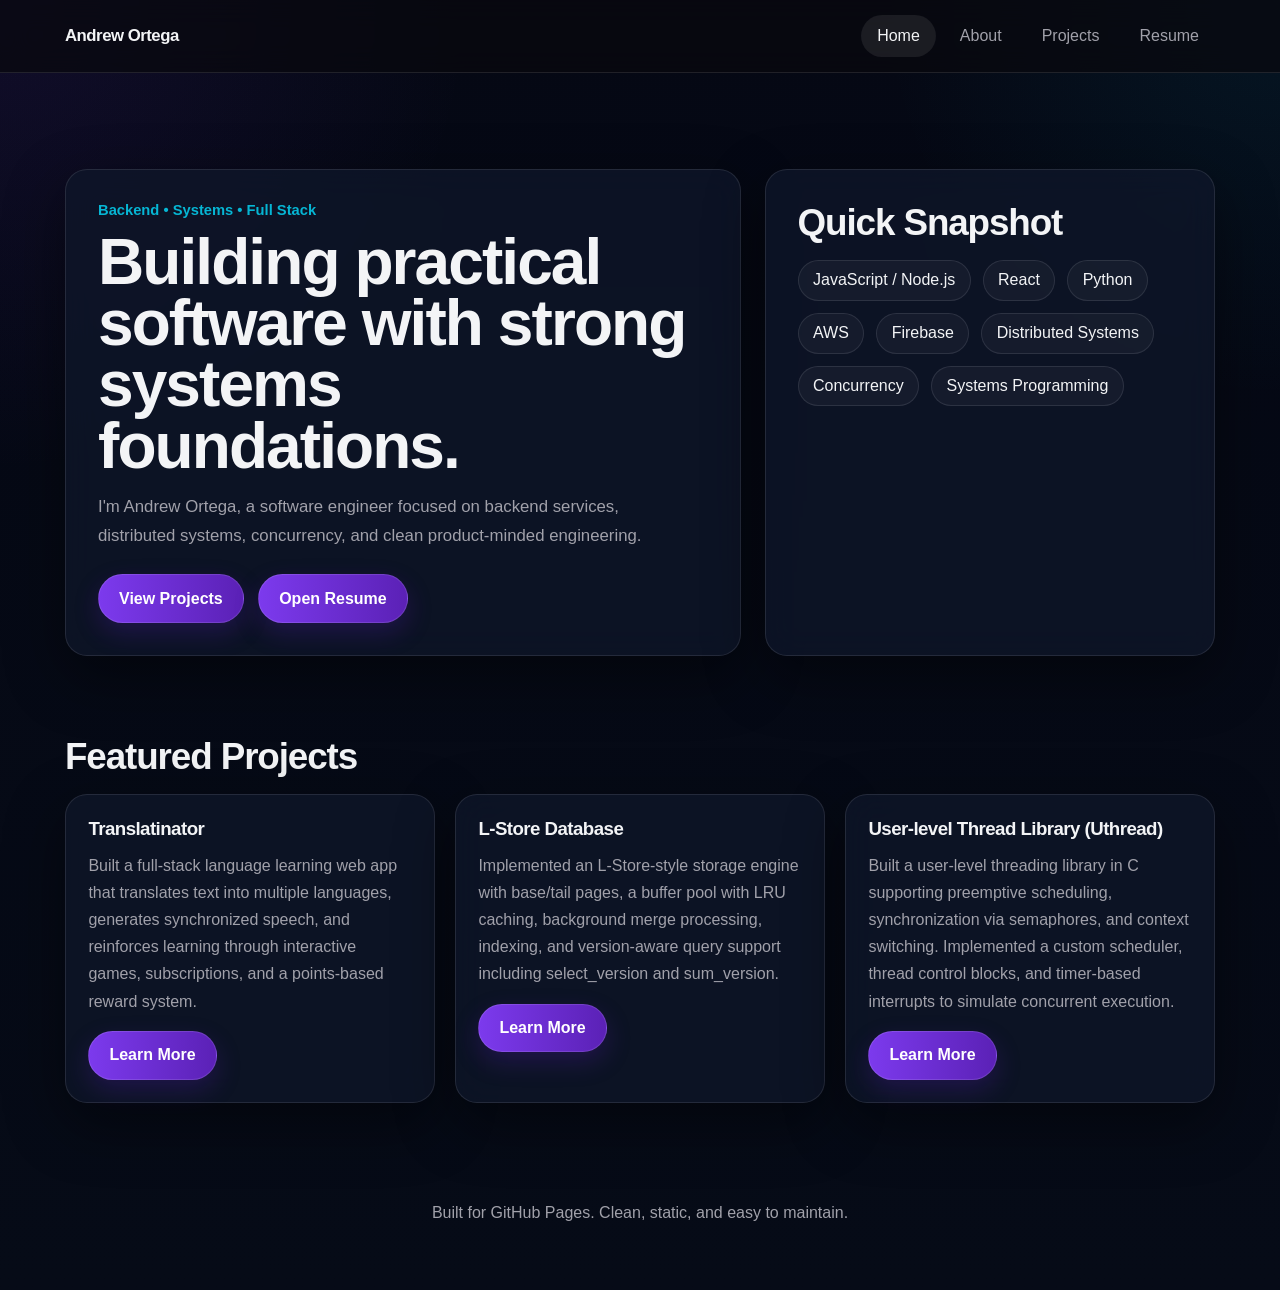
<file: index.html>
<!DOCTYPE html>
<html lang="en">
<head>
  <meta charset="UTF-8" />
  <meta name="viewport" content="width=device-width, initial-scale=1.0" />
  <title>Andrew Ortega | Portfolio</title>
  <link rel="stylesheet" href="styles.css" />
</head>
<body>
  <header class="site-header">
    <div class="container nav">
      <a class="brand" href="index.html">Andrew Ortega</a>

      <div class="nav-wrap">
        <button class="menu-btn" id="menuBtn" type="button" aria-expanded="false" aria-label="Open navigation">
          ☰
        </button>

        <nav class="nav-links" id="navLinks">
          <a href="index.html">Home</a>
          <a href="about.html">About</a>
          <a href="projects.html">Projects</a>
          <a href="resume.html">Resume</a>
        </nav>
      </div>
    </div>
  </header>

  <main>
    <section class="hero">
      <div class="container hero-grid">
        <div class="card hero-card">
          <div class="eyebrow">Backend • Systems • Full Stack</div>
          <h1>Building practical software with strong systems foundations.</h1>
          <p class="lead">
            I'm Andrew Ortega, a software engineer focused on backend services,
            distributed systems, concurrency, and clean product-minded engineering.
          </p>

          <div class="button-row">
            <a class="btn btn-case-study" href="projects.html">View Projects</a>
            <a class="btn btn-case-study" href="resume.html">Open Resume</a>
          </div>
        </div>

        <div class="card panel">
          <h2>Quick Snapshot</h2>
          <ul class="stat-list">
            <li>JavaScript / Node.js</li>
            <li>React</li>
            <li>Python</li>
            <li>AWS</li>
            <li>Firebase</li>
            <li>Distributed Systems</li>
            <li>Concurrency</li>
            <li>Systems Programming</li>
          </ul>
        </div>
      </div>
    </section>

    <section class="section">
      <div class="container">
        <h2>Featured Projects</h2>
        <div class="grid-3">
          <article class="card project-card">
            <h3>Translatinator</h3>
            <p>
              Built a full-stack language learning web app that translates text into multiple
              languages, generates synchronized speech, and reinforces learning through
              interactive games, subscriptions, and a points-based reward system.
            </p>
            <div class="project-links">
              <a class="btn btn-case-study" href="projects/translatinator.html">Learn More</a>
            </div>
          </article>

          <article class="card project-card">
            <h3>L-Store Database</h3>
            <p>
              Implemented an L-Store-style storage engine with base/tail pages, a buffer pool
              with LRU caching, background merge processing, indexing, and version-aware query
              support including select_version and sum_version.
            </p>
            <div class="project-links">
              <a class="btn btn-case-study" href="projects/lstore.html">Learn More</a>
            </div>
          </article>

          <article class="card project-card">
            <h3>User-level Thread Library (Uthread)</h3>
            <p>
              Built a user-level threading library in C supporting preemptive scheduling,
              synchronization via semaphores, and context switching. Implemented a custom
              scheduler, thread control blocks, and timer-based interrupts to simulate
              concurrent execution.
            </p>
            <div class="project-links">
              <a class="btn btn-case-study" href="projects/uthread.html">Learn More</a>
            </div>
          </article>
        </div>
      </div>
    </section>
  </main>

  <footer class="footer container">
    <p>Built for GitHub Pages. Clean, static, and easy to maintain.</p>
  </footer>

  <script src="script.js"></script>
</body>
</html>
</file>
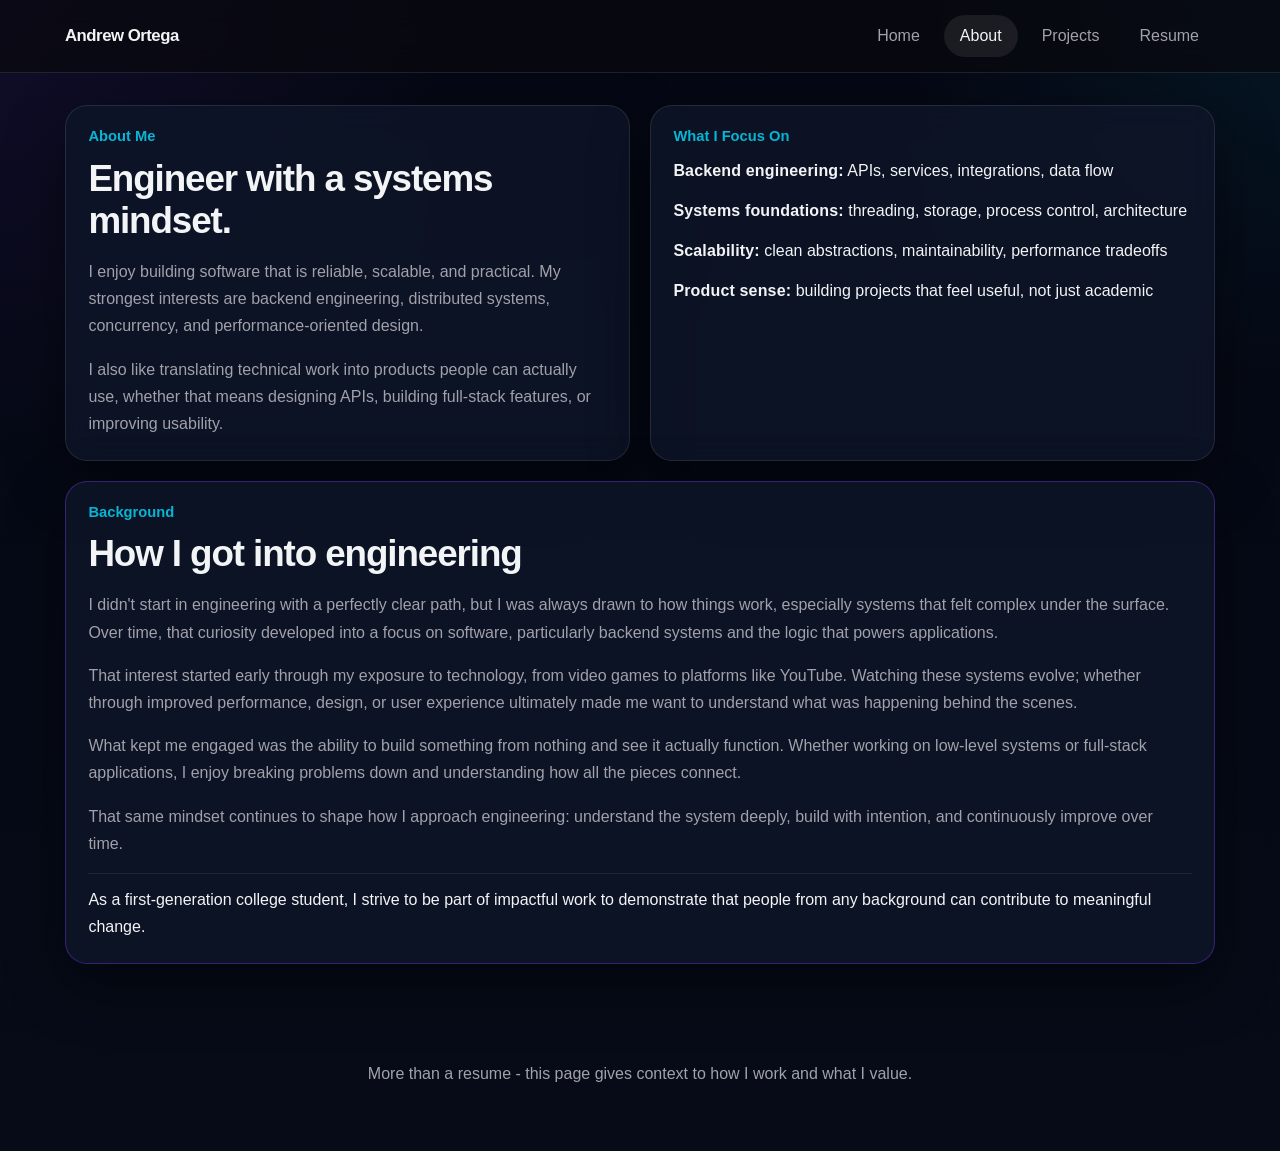
<file: about.html>
<!DOCTYPE html>
<html lang="en">
<head>
  <meta charset="UTF-8" />
  <meta name="viewport" content="width=device-width, initial-scale=1.0" />
  <title>About | Andrew Ortega</title>
  <link rel="stylesheet" href="styles.css" />
</head>
<body>
  <header class="site-header">
    <div class="container nav">
      <a class="brand" href="index.html">Andrew Ortega</a>

      <div class="nav-wrap">
        <button class="menu-btn" id="menuBtn" type="button" aria-expanded="false" aria-label="Open navigation">
          ☰
        </button>

        <nav class="nav-links" id="navLinks">
          <a href="index.html">Home</a>
          <a href="about.html">About</a>
          <a href="projects.html">Projects</a>
          <a href="resume.html">Resume</a>
        </nav>
      </div>
    </div>
  </header>

  <main class="section">
    <div class="container grid-2">
      <section class="card info-card">
        <div class="eyebrow">About Me</div>
        <h2>Engineer with a systems mindset.</h2>
        <p>
          I enjoy building software that is reliable, scalable, and practical.
          My strongest interests are backend engineering, distributed systems,
          concurrency, and performance-oriented design.
        </p>
        <p>
          I also like translating technical work into products people can
          actually use, whether that means designing APIs, building full-stack
          features, or improving usability.
        </p>
      </section>

      <section class="card info-card">
        <div class="eyebrow">What I Focus On</div>
        <ul class="resume-list">
          <li><strong>Backend engineering:</strong> APIs, services, integrations, data flow</li>
          <li><strong>Systems foundations:</strong> threading, storage, process control, architecture</li>
          <li><strong>Scalability:</strong> clean abstractions, maintainability, performance tradeoffs</li>
          <li><strong>Product sense:</strong> building projects that feel useful, not just academic</li>
        </ul>
      </section>

      <section class="card info-card background-card full-width">
        <div class="eyebrow">Background</div>
        <h2>How I got into engineering</h2>

        <p>
            I didn't start in engineering with a perfectly clear path, but I was always
            drawn to how things work, especially systems that felt complex under the
            surface. Over time, that curiosity developed into a focus on software,
            particularly backend systems and the logic that powers applications.
        </p>

        <p>
            That interest started early through my exposure to technology, from video
            games to platforms like YouTube. Watching these systems evolve; whether
            through improved performance, design, or user experience ultimately made me want to
            understand what was happening behind the scenes.
        </p>

        <p>
            What kept me engaged was the ability to build something from nothing and see
            it actually function. Whether working on low-level systems or full-stack
            applications, I enjoy breaking problems down and understanding how all the
            pieces connect.
        </p>

        <p>
            That same mindset continues to shape how I approach engineering: understand
            the system deeply, build with intention, and continuously improve over time.
        </p>

        <p class="highlight-line">
            As a first-generation college student, I strive to be part of impactful work
            to demonstrate that people from any background can contribute to meaningful change.
        </p>

        </section>


    </div>
  </main>

  <footer class="footer container">
    <p>More than a resume - this page gives context to how I work and what I value.</p>
  </footer>

  <script src="script.js"></script>
</body>
</html>
</file>
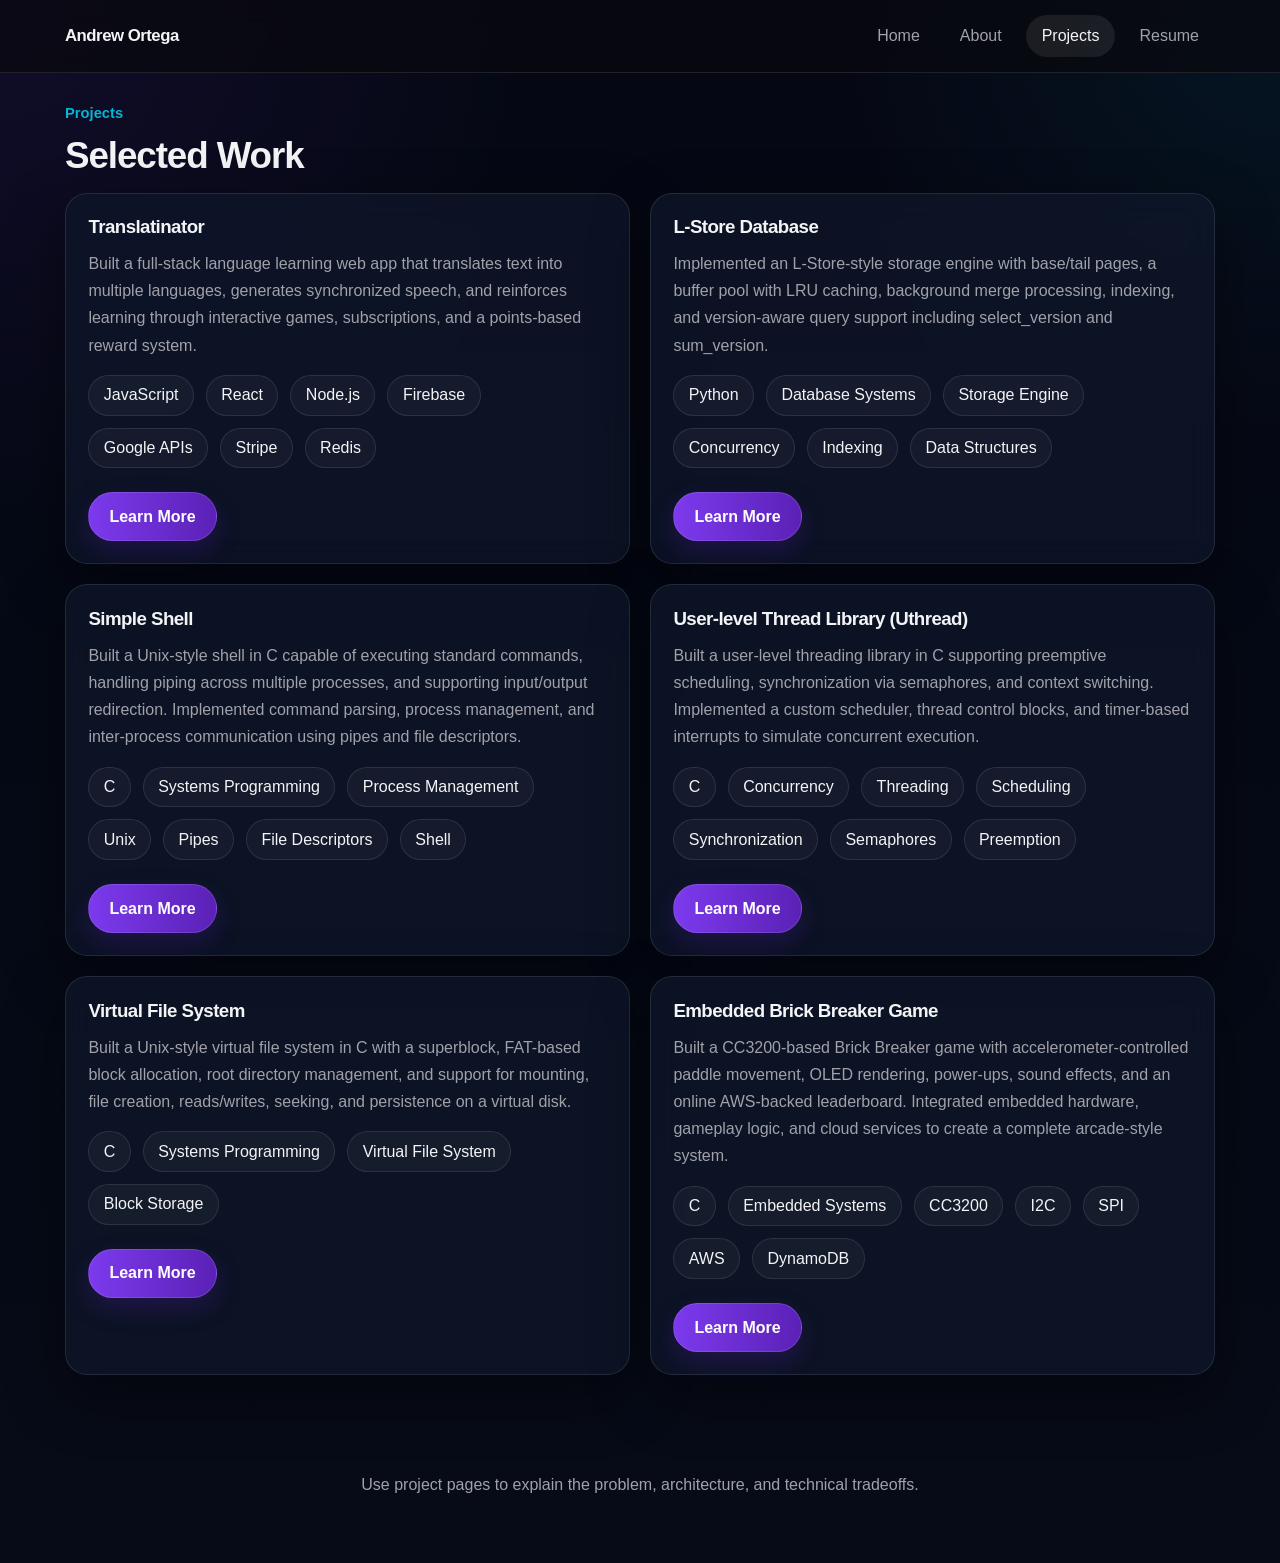
<file: projects.html>
<!DOCTYPE html>
<html lang="en">
<head>
  <meta charset="UTF-8" />
  <meta name="viewport" content="width=device-width, initial-scale=1.0" />
  <title>Projects | Andrew Ortega</title>
  <link rel="stylesheet" href="styles.css" />
</head>
<body>
  <header class="site-header">
    <div class="container nav">
      <a class="brand" href="index.html">Andrew Ortega</a>

      <div class="nav-wrap">
        <button class="menu-btn" id="menuBtn" type="button" aria-expanded="false" aria-label="Open navigation">
          ☰
        </button>

        <nav class="nav-links" id="navLinks">
          <a href="index.html">Home</a>
          <a href="about.html">About</a>
          <a href="projects.html">Projects</a>
          <a href="resume.html">Resume</a>
        </nav>
      </div>
    </div>
  </header>

  <main class="section">
    <div class="container">
      <div class="eyebrow">Projects</div>
      <h2>Selected Work</h2>

      <div class="grid-2">
        <article class="card project-card">
          <h3>Translatinator</h3>
          <p>
            Built a full-stack language learning web app that translates text into multiple
            languages, generates synchronized speech, and reinforces learning through
            interactive games, subscriptions, and a points-based reward system.
          </p>
          <ul class="tag-list">
            <li>JavaScript</li>
            <li>React</li>
            <li>Node.js</li>
            <li>Firebase</li>
            <li>Google APIs</li>
            <li>Stripe</li>
            <li>Redis</li>
            </ul>
          <div class="button-row">
            <a class="btn btn-case-study" href="projects/translatinator.html">Learn More</a>
          </div>
        </article>

        <article class="card project-card">
          <h3>L-Store Database</h3>
          <p>
            Implemented an L-Store-style storage engine with base/tail pages, a buffer pool
            with LRU caching, background merge processing, indexing, and version-aware query
            support including select_version and sum_version.
          </p>
          <ul class="tag-list">
            <li>Python</li>
            <li>Database Systems</li>
            <li>Storage Engine</li>
            <li>Concurrency</li>
            <li>Indexing</li>
            <li>Data Structures</li>
          </ul>
          <div class="button-row">
            <a class="btn btn-case-study" href="projects/lstore.html">Learn More</a>
          </div>
        </article>

        <article class="card project-card">
          <h3>Simple Shell </h3>
          <p>
            Built a Unix-style shell in C capable of executing standard commands, handling
            piping across multiple processes, and supporting input/output redirection.
            Implemented command parsing, process management, and inter-process communication
            using pipes and file descriptors.
          </p>
          <ul class="tag-list">
            <li>C</li>
            <li>Systems Programming</li>
            <li>Process Management</li>
            <li>Unix</li>
            <li>Pipes</li>
            <li>File Descriptors</li>
            <li>Shell</li>
          </ul>
          <div class="button-row">
            <a class="btn btn-case-study" href="projects/shell.html">Learn More</a>
          </div>
        </article>

        <article class="card project-card">
          <h3>User-level Thread Library (Uthread)</h3>
          <p>
            Built a user-level threading library in C supporting preemptive scheduling,
            synchronization via semaphores, and context switching. Implemented a custom
            scheduler, thread control blocks, and timer-based interrupts to simulate
            concurrent execution.
          </p>
            <ul class="tag-list">
            <li>C</li>
            <li>Concurrency</li>
            <li>Threading</li>
            <li>Scheduling</li>
            <li>Synchronization</li>
            <li>Semaphores</li>
            <li>Preemption</li>
            </ul>
          <div class="button-row">
            <a class="btn btn-case-study" href="projects/uthread.html">Learn More</a>
          </div>
        </article>

        <article class="card project-card">
          <h3>Virtual File System</h3>
          <p>
            Built a Unix-style virtual file system in C with a superblock, FAT-based block
            allocation, root directory management, and support for mounting, file creation,
            reads/writes, seeking, and persistence on a virtual disk.
          </p>
          <ul class="tag-list">
            <li>C</li>
            <li>Systems Programming</li>
            <li>Virtual File System</li>
            <li>Block Storage</li>
          </ul>
          <div class="button-row">
            <a class="btn btn-case-study" href="projects/vfs.html">Learn More</a>
          </div>
        </article>


        <article class="card project-card">
          <h3>Embedded Brick Breaker Game</h3>
          <p>
            Built a CC3200-based Brick Breaker game with accelerometer-controlled paddle
            movement, OLED rendering, power-ups, sound effects, and an online AWS-backed
            leaderboard. Integrated embedded hardware, gameplay logic, and cloud services
            to create a complete arcade-style system.
          </p>
          <ul class="tag-list">
            <li>C</li>
            <li>Embedded Systems</li>
            <li>CC3200</li>
            <li>I2C</li>
            <li>SPI</li>
            <li>AWS</li>
            <li>DynamoDB</li>
          </ul>
          <div class="button-row">
            <a class="btn btn-case-study" href="projects/brickbreaker.html">Learn More</a>
          </div>
        </article>

      </div>
    </div>
  </main>

  <footer class="footer container">
    <p>Use project pages to explain the problem, architecture, and technical tradeoffs.</p>
  </footer>

  <script src="script.js"></script>
</body>
</html>
</file>
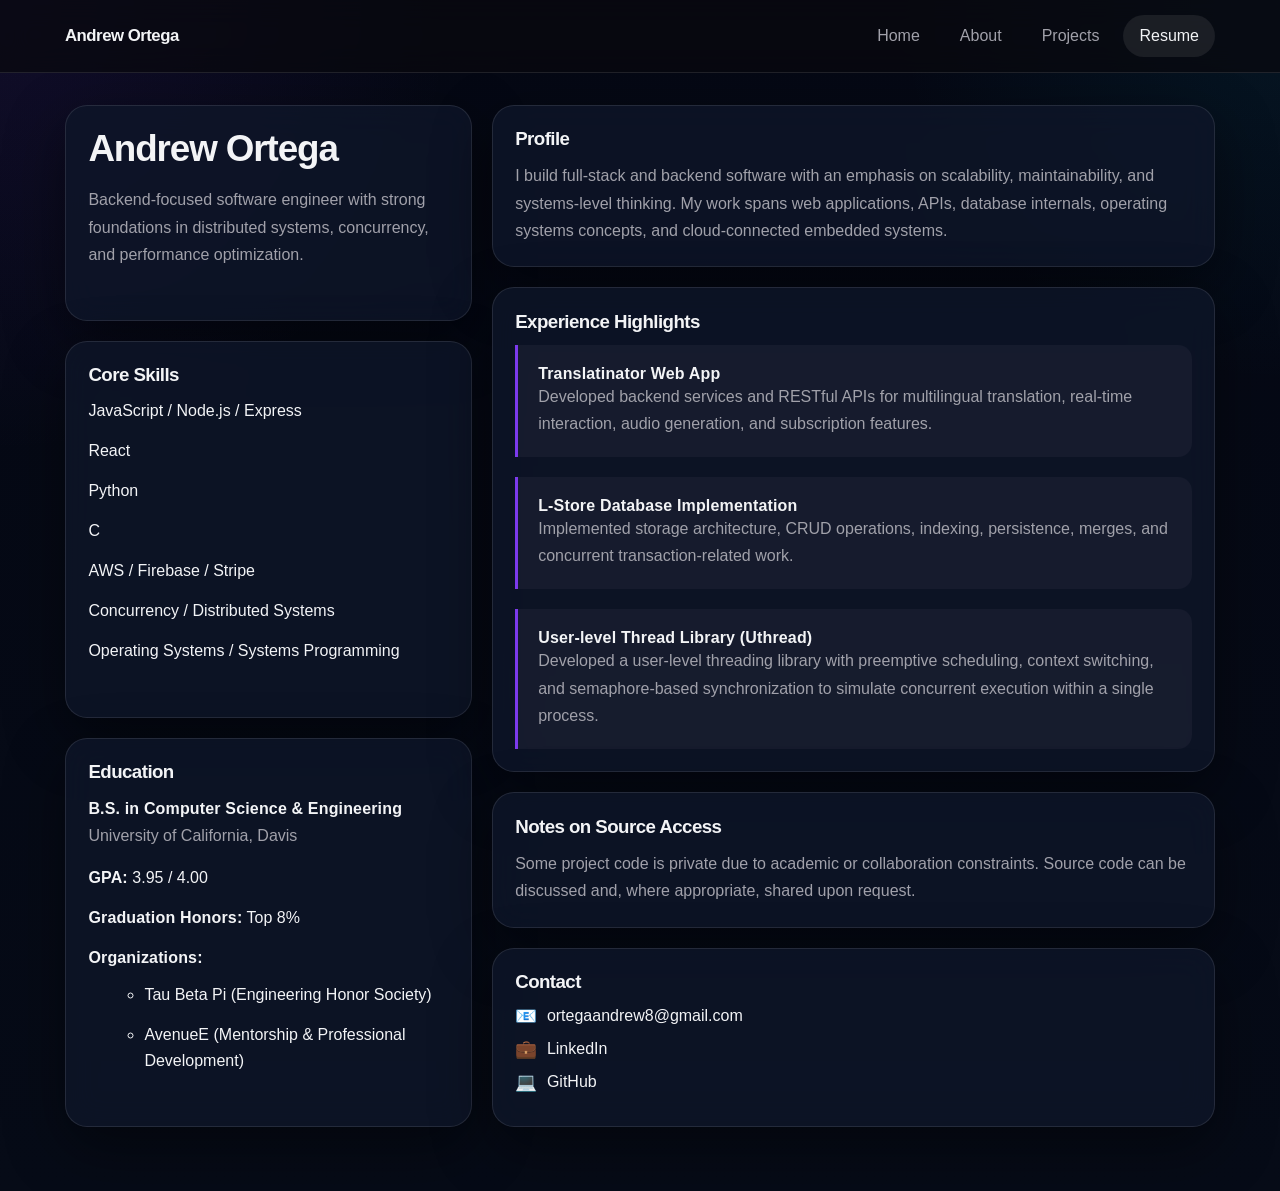
<file: resume.html>
<!DOCTYPE html>
<html lang="en">
<head>
  <meta charset="UTF-8" />
  <meta name="viewport" content="width=device-width, initial-scale=1.0" />
  <title>Resume | Andrew Ortega</title>
  <link rel="stylesheet" href="styles.css" />
</head>
<body>
  <header class="site-header">
    <div class="container nav">
      <a class="brand" href="index.html">Andrew Ortega</a>

      <div class="nav-wrap">
        <button class="menu-btn" id="menuBtn" type="button" aria-expanded="false" aria-label="Open navigation">
          ☰
        </button>

        <nav class="nav-links" id="navLinks">
          <a href="index.html">Home</a>
          <a href="about.html">About</a>
          <a href="projects.html">Projects</a>
          <a href="resume.html">Resume</a>
        </nav>
      </div>
    </div>
  </header>

  <main class="section">
    <div class="container">
      <div class="resume-layout">
        <aside class="resume-sidebar">
          <section class="card resume-block">
            <h2>Andrew Ortega</h2>
            <p>Backend-focused software engineer with strong foundations in distributed systems, concurrency, and performance optimization.</p>
          </section>

          <section class="card resume-block">
            <h3>Core Skills</h3>
            <ul class="resume-list">
              <li>JavaScript / Node.js / Express</li>
              <li>React</li>
              <li>Python</li>
              <li>C</li>
              <li>AWS / Firebase / Stripe</li>
              <li>Concurrency / Distributed Systems</li>
              <li>Operating Systems / Systems Programming</li>
            </ul>
          </section>

           <section class="card resume-block">
            <h3>Education</h3>

            <p>
              <strong>B.S. in Computer Science &amp; Engineering</strong><br />
              University of California, Davis
            </p>

            <ul class="resume-list">
              <li><strong>GPA:</strong> 3.95 / 4.00</li>
              <li><strong>Graduation Honors:</strong> Top 8%</li>
              <li>
                <strong>Organizations:</strong>
                <ul class="nested-list">
                  <li>Tau Beta Pi (Engineering Honor Society)</li>
                  <li>AvenueE (Mentorship &amp; Professional Development)</li>
                </ul>
              </li>
            </ul>
          </section>
        </aside>
        <section class="resume-main">
          <section class="card resume-block">
            <h3>Profile</h3>
            <p>
              I build full-stack and backend software with an emphasis on
              scalability, maintainability, and systems-level thinking. My work
              spans web applications, APIs, database internals, operating
              systems concepts, and cloud-connected embedded systems.
            </p>
          </section>

          <section class="card resume-block">
            <h3>Experience Highlights</h3>
            <div class="timeline">
              <div class="timeline-item">
                <strong>Translatinator Web App</strong>
                <p>
                  Developed backend services and RESTful APIs for multilingual
                  translation, real-time interaction, audio generation, and
                  subscription features.
                </p>
              </div>

              <div class="timeline-item">
                <strong>L-Store Database Implementation</strong>
                <p>
                  Implemented storage architecture, CRUD operations, indexing,
                  persistence, merges, and concurrent transaction-related work.
                </p>
              </div>

              <div class="timeline-item">
                <strong>User-level Thread Library (Uthread)</strong>
                <p>
                  Developed a user-level threading library with preemptive scheduling,
                  context switching, and semaphore-based synchronization to simulate
                  concurrent execution within a single process.
                </p>
              </div>
            </div>
          </section>

          <section class="card resume-block">
            <h3>Notes on Source Access</h3>
            <p>
              Some project code is private due to academic or collaboration
              constraints. Source code can be discussed and, where appropriate,
              shared upon request.
            </p>
          </section>


          <section class="card resume-block">
            <h3>Contact</h3>
            <ul class="contact-list">
                <li>
                <span>📧</span>
                <a href="mailto:ortegaandrew8@gmail.com">ortegaandrew8@gmail.com</a>
                </li>
                <li>
                <span>💼</span>
                <a href="https://www.linkedin.com/in/andrew-ortega-bb0394240/" target="_blank">
                    LinkedIn
                </a>
                </li>
                <li>
                <span>💻</span>
                <a href="https://github.com/ortegaandrew8" target="_blank">
                    GitHub
                </a>
                </li>
            </ul>
            </section>

        </section>
      </div>
    </div>
  </main>

  <script src="script.js"></script>
</body>
</html>
</file>
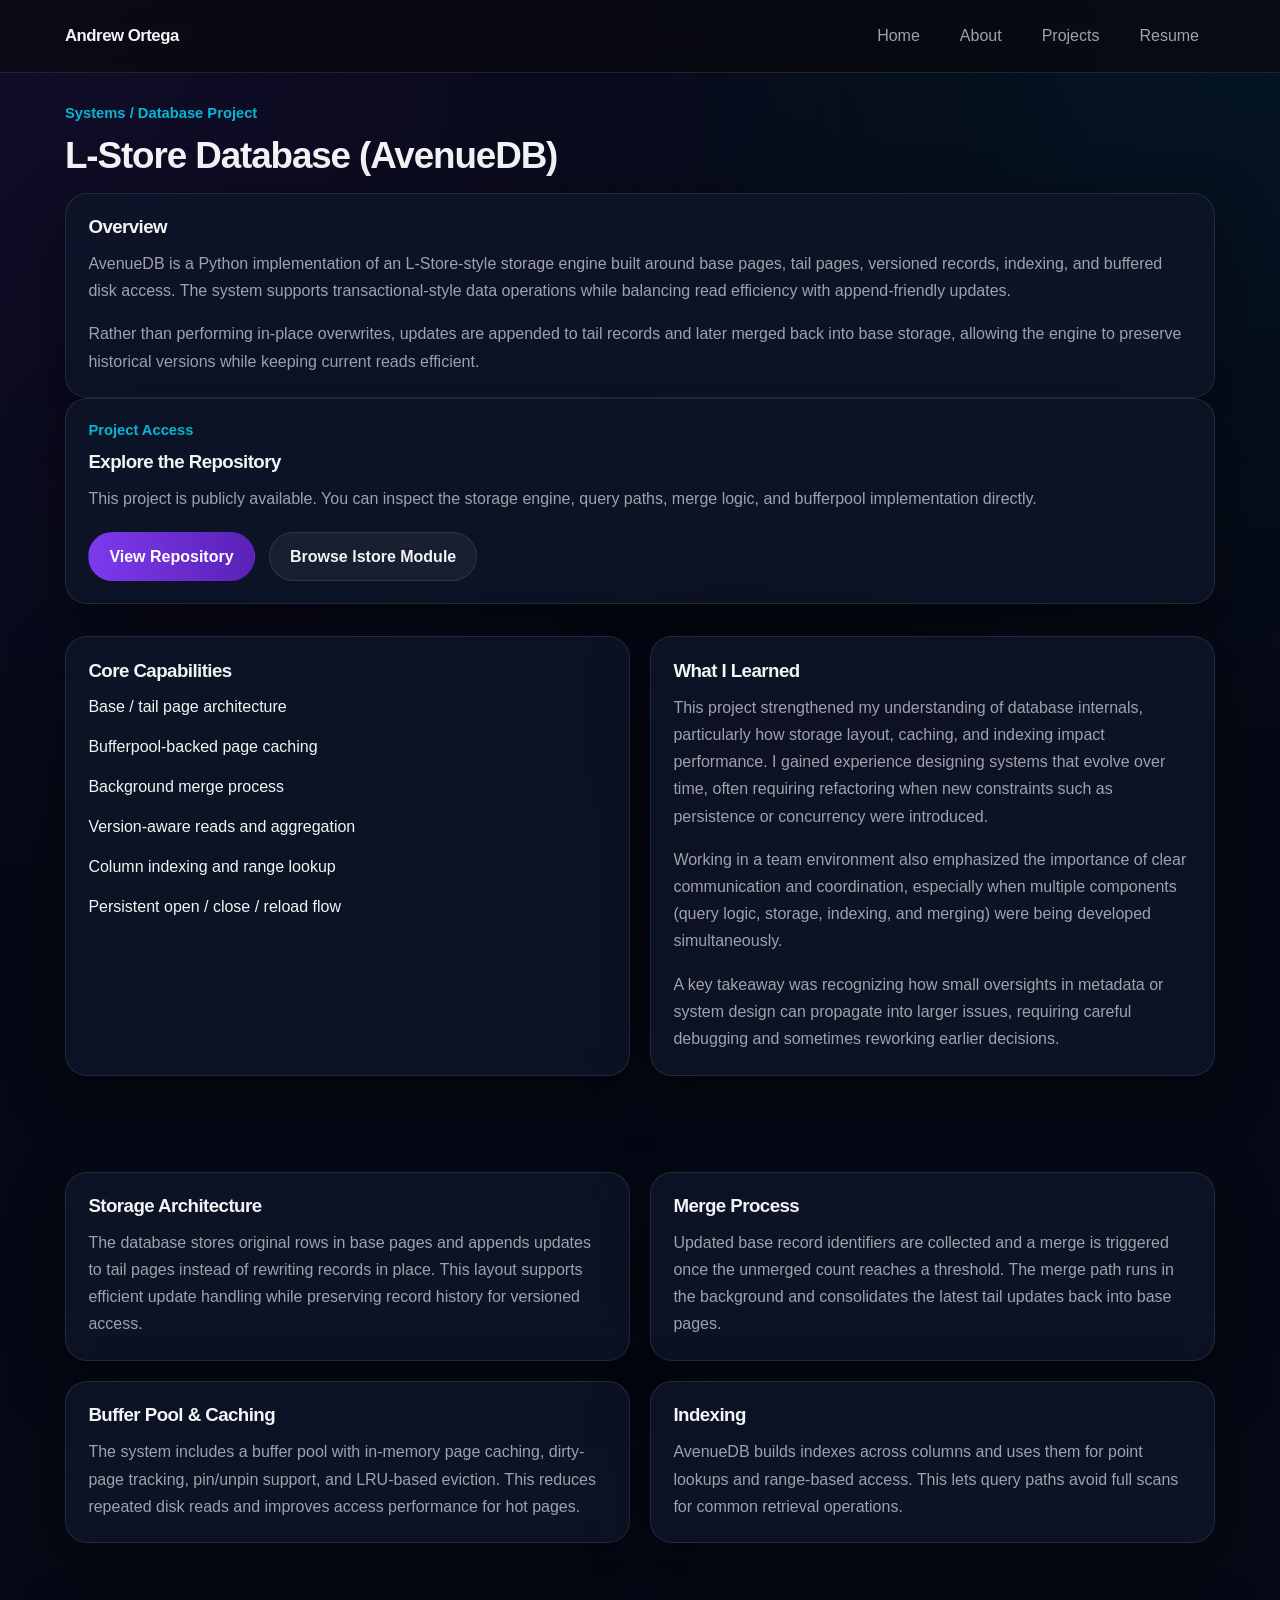
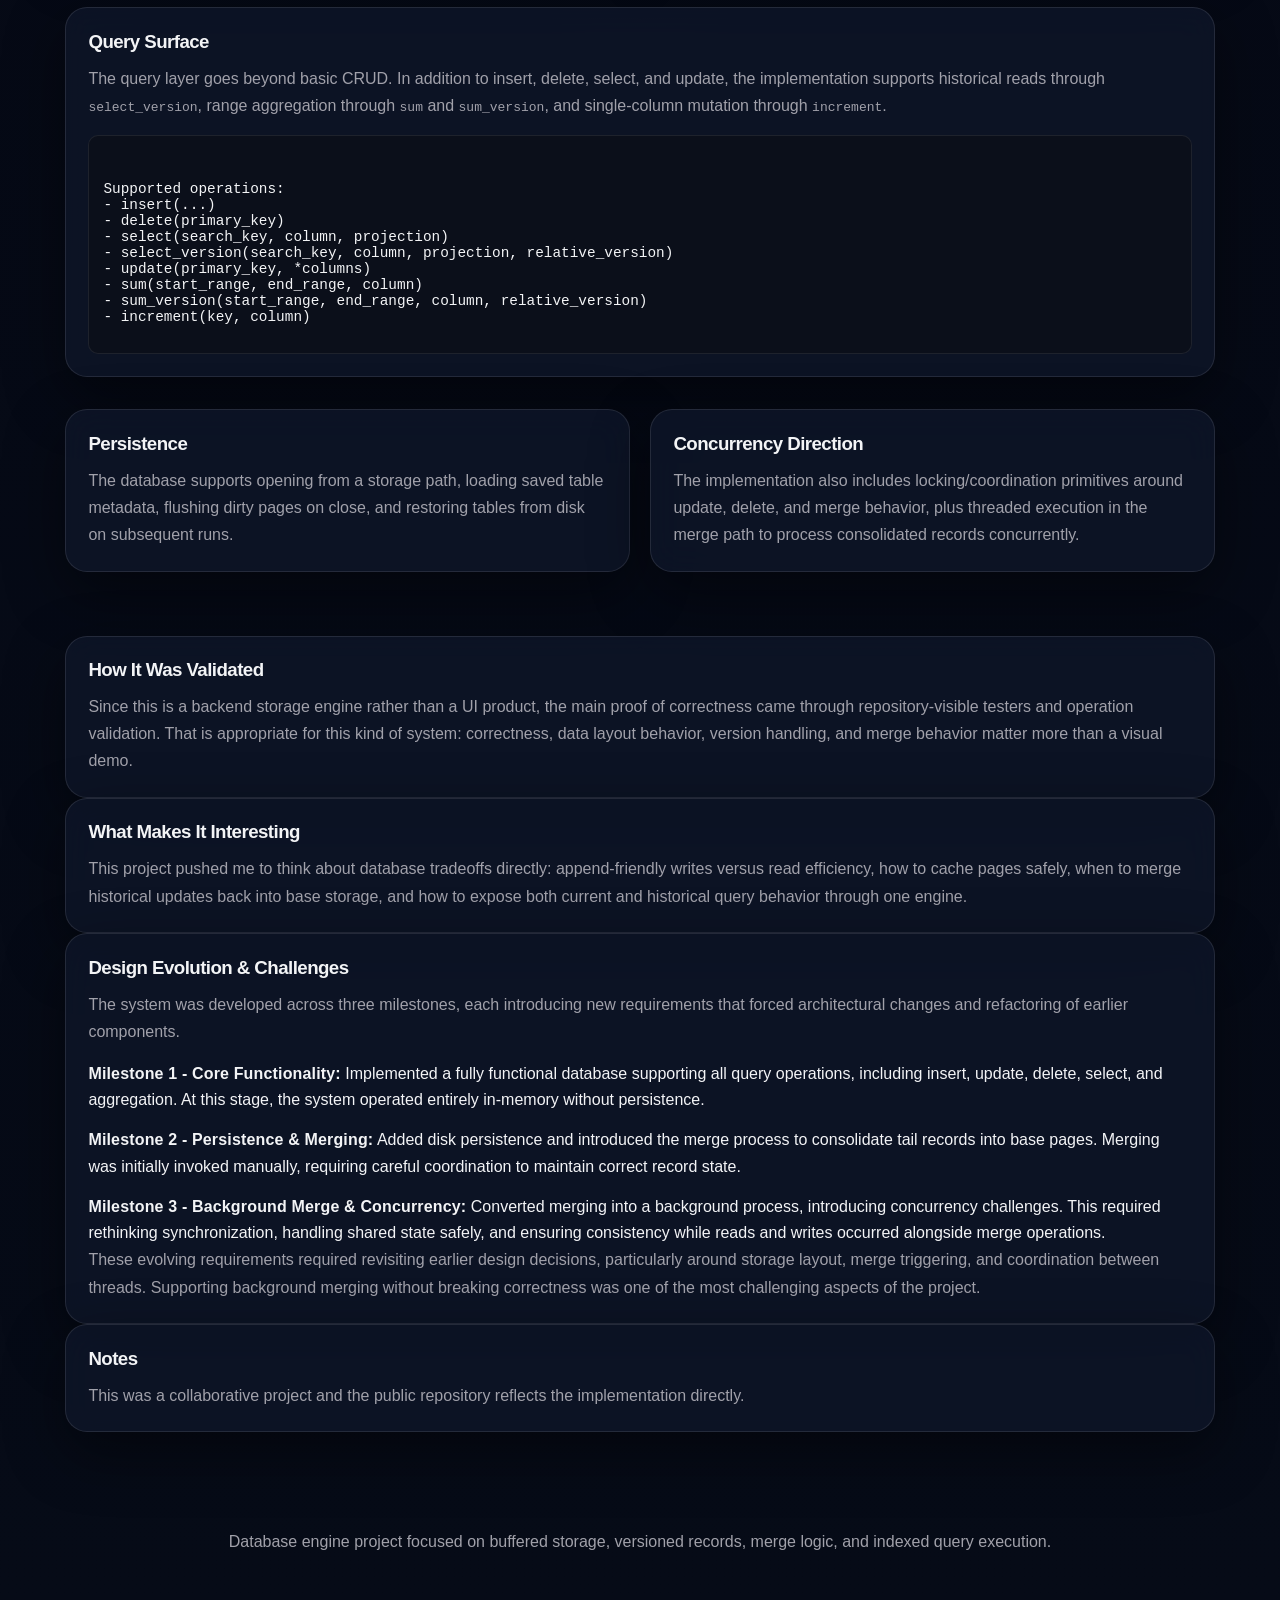
<file: projects/lstore.html>
<!DOCTYPE html>
<html lang="en">
<head>
  <meta charset="UTF-8" />
  <meta name="viewport" content="width=device-width, initial-scale=1.0"/>
  <title>L-Store Database | Andrew Ortega</title>
  <link rel="stylesheet" href="../styles.css" />
</head>
<body>

<header class="site-header">
  <div class="container nav">
    <a class="brand" href="../index.html">Andrew <span>Ortega</span></a>

    <div class="nav-wrap">
      <button class="menu-btn" id="menuBtn" type="button">☰</button>

      <nav class="nav-links" id="navLinks">
        <a href="../index.html">Home</a>
        <a href="../about.html">About</a>
        <a href="../projects.html">Projects</a>
        <a href="../resume.html">Resume</a>
      </nav>
    </div>
  </div>
</header>

<main class="section">
  <div class="container">

    <div class="eyebrow">Systems / Database Project</div>
    <h2>L-Store Database (AvenueDB)</h2>

    <section class="card info-card">
      <h3>Overview</h3>
      <p>
        AvenueDB is a Python implementation of an L-Store-style storage engine
        built around base pages, tail pages, versioned records, indexing, and
        buffered disk access. The system supports transactional-style data
        operations while balancing read efficiency with append-friendly updates.
      </p>
      <p>
        Rather than performing in-place overwrites, updates are appended to tail
        records and later merged back into base storage, allowing the engine to
        preserve historical versions while keeping current reads efficient.
      </p>
    </section>

    <section class="card info-card project-access-card">
      <div class="project-access-header">
        <div>
          <div class="eyebrow">Project Access</div>
          <h3>Explore the Repository</h3>
          <p class="muted">
            This project is publicly available. You can inspect the storage
            engine, query paths, merge logic, and bufferpool implementation directly.
          </p>
        </div>
      </div>

      <div class="project-access-links">
        <a
          class="project-link-btn primary"
          href="https://github.com/Hawkhobo/AvenueDB"
          target="_blank"
          rel="noopener noreferrer"
        >
          View Repository
        </a>

        <a
          class="project-link-btn secondary"
          href="https://github.com/Hawkhobo/AvenueDB/tree/main/lstore"
          target="_blank"
          rel="noopener noreferrer"
        >
          Browse lstore Module
        </a>
      </div>
    </section>

    <section class="grid-2 section">

    <article class="card info-card">
        <h3>Core Capabilities</h3>
        <ul class="resume-list">
        <li>Base / tail page architecture</li>
        <li>Bufferpool-backed page caching</li>
        <li>Background merge process</li>
        <li>Version-aware reads and aggregation</li>
        <li>Column indexing and range lookup</li>
        <li>Persistent open / close / reload flow</li>
        </ul>
    </article>

    <article class="card info-card">
        <h3>What I Learned</h3>
        <p>
        This project strengthened my understanding of database internals,
        particularly how storage layout, caching, and indexing impact performance.
        I gained experience designing systems that evolve over time, often
        requiring refactoring when new constraints such as persistence or
        concurrency were introduced.
        </p>

        <p>
        Working in a team environment also emphasized the importance of clear
        communication and coordination, especially when multiple components
        (query logic, storage, indexing, and merging) were being developed
        simultaneously.
        </p>

        <p class="muted">
        A key takeaway was recognizing how small oversights in metadata or system
        design can propagate into larger issues, requiring careful debugging and
        sometimes reworking earlier decisions.
        </p>
    </article>
      </section>
    <section class="grid-2 section">
      <article class="card info-card">
        <h3>Storage Architecture</h3>
        <p>
          The database stores original rows in base pages and appends updates to
          tail pages instead of rewriting records in place. This layout supports
          efficient update handling while preserving record history for versioned access.
        </p>
      </article>

      <article class="card info-card">
        <h3>Merge Process</h3>
        <p>
          Updated base record identifiers are collected and a merge is triggered
          once the unmerged count reaches a threshold. The merge path runs in the
          background and consolidates the latest tail updates back into base pages.
        </p>
      </article>

      <article class="card info-card">
        <h3>Buffer Pool & Caching</h3>
        <p>
          The system includes a buffer pool with in-memory page caching, dirty-page
          tracking, pin/unpin support, and LRU-based eviction. This reduces repeated
          disk reads and improves access performance for hot pages.
        </p>
      </article>

      <article class="card info-card">
        <h3>Indexing</h3>
        <p>
          AvenueDB builds indexes across columns and uses them for point lookups
          and range-based access. This lets query paths avoid full scans for common
          retrieval operations.
        </p>
      </article>
    </section>

    <section class="card info-card">
      <h3>Query Surface</h3>
      <p>
        The query layer goes beyond basic CRUD. In addition to insert, delete,
        select, and update, the implementation supports historical reads through
        <code>select_version</code>, range aggregation through <code>sum</code>
        and <code>sum_version</code>, and single-column mutation through
        <code>increment</code>.
      </p>

      <div class="code-block">
<pre><code>
Supported operations:
- insert(...)
- delete(primary_key)
- select(search_key, column, projection)
- select_version(search_key, column, projection, relative_version)
- update(primary_key, *columns)
- sum(start_range, end_range, column)
- sum_version(start_range, end_range, column, relative_version)
- increment(key, column)
</code></pre>
      </div>
    </section>

    <section class="grid-2 section">
      <article class="card info-card">
        <h3>Persistence</h3>
        <p>
          The database supports opening from a storage path, loading saved table
          metadata, flushing dirty pages on close, and restoring tables from disk
          on subsequent runs.
        </p>
      </article>

      <article class="card info-card">
        <h3>Concurrency Direction</h3>
        <p>
          The implementation also includes locking/coordination primitives around
          update, delete, and merge behavior, plus threaded execution in the merge
          path to process consolidated records concurrently.
        </p>
      </article>
    </section>

    <section class="card info-card">
      <h3>How It Was Validated</h3>
      <p>
        Since this is a backend storage engine rather than a UI product, the main
        proof of correctness came through repository-visible testers and operation
        validation. That is appropriate for this kind of system: correctness,
        data layout behavior, version handling, and merge behavior matter more
        than a visual demo.
      </p>
    </section>

    <section class="card info-card">
      <h3>What Makes It Interesting</h3>
      <p>
        This project pushed me to think about database tradeoffs directly:
        append-friendly writes versus read efficiency, how to cache pages safely,
        when to merge historical updates back into base storage, and how to expose
        both current and historical query behavior through one engine.
      </p>
    </section>

    <section class="card info-card">
    <h3>Design Evolution & Challenges</h3>

    <p>
        The system was developed across three milestones, each introducing new
        requirements that forced architectural changes and refactoring of earlier
        components.
    </p>

    <ul class="resume-list">
        <li>
        <strong>Milestone 1 - Core Functionality:</strong>
        Implemented a fully functional database supporting all query operations,
        including insert, update, delete, select, and aggregation. At this stage,
        the system operated entirely in-memory without persistence.
        </li>

        <li>
        <strong>Milestone 2 - Persistence & Merging:</strong>
        Added disk persistence and introduced the merge process to consolidate
        tail records into base pages. Merging was initially invoked manually,
        requiring careful coordination to maintain correct record state.
        </li>

        <li>
        <strong>Milestone 3 - Background Merge & Concurrency:</strong>
        Converted merging into a background process, introducing concurrency
        challenges. This required rethinking synchronization, handling shared
        state safely, and ensuring consistency while reads and writes occurred
        alongside merge operations.
        </li>
    </ul>

    <p class="muted">
        These evolving requirements required revisiting earlier design decisions,
        particularly around storage layout, merge triggering, and coordination
        between threads. Supporting background merging without breaking correctness
        was one of the most challenging aspects of the project.
    </p>
    </section>

    <section class="card info-card">
      <h3>Notes</h3>
      <p>
        This was a collaborative project and the public repository reflects the
        implementation directly.
      </p>
    </section>

  </div>
</main>

<footer class="footer container">
  <p>Database engine project focused on buffered storage, versioned records, merge logic, and indexed query execution.</p>
</footer>

<script src="../script.js"></script>
</body>
</html>
</file>
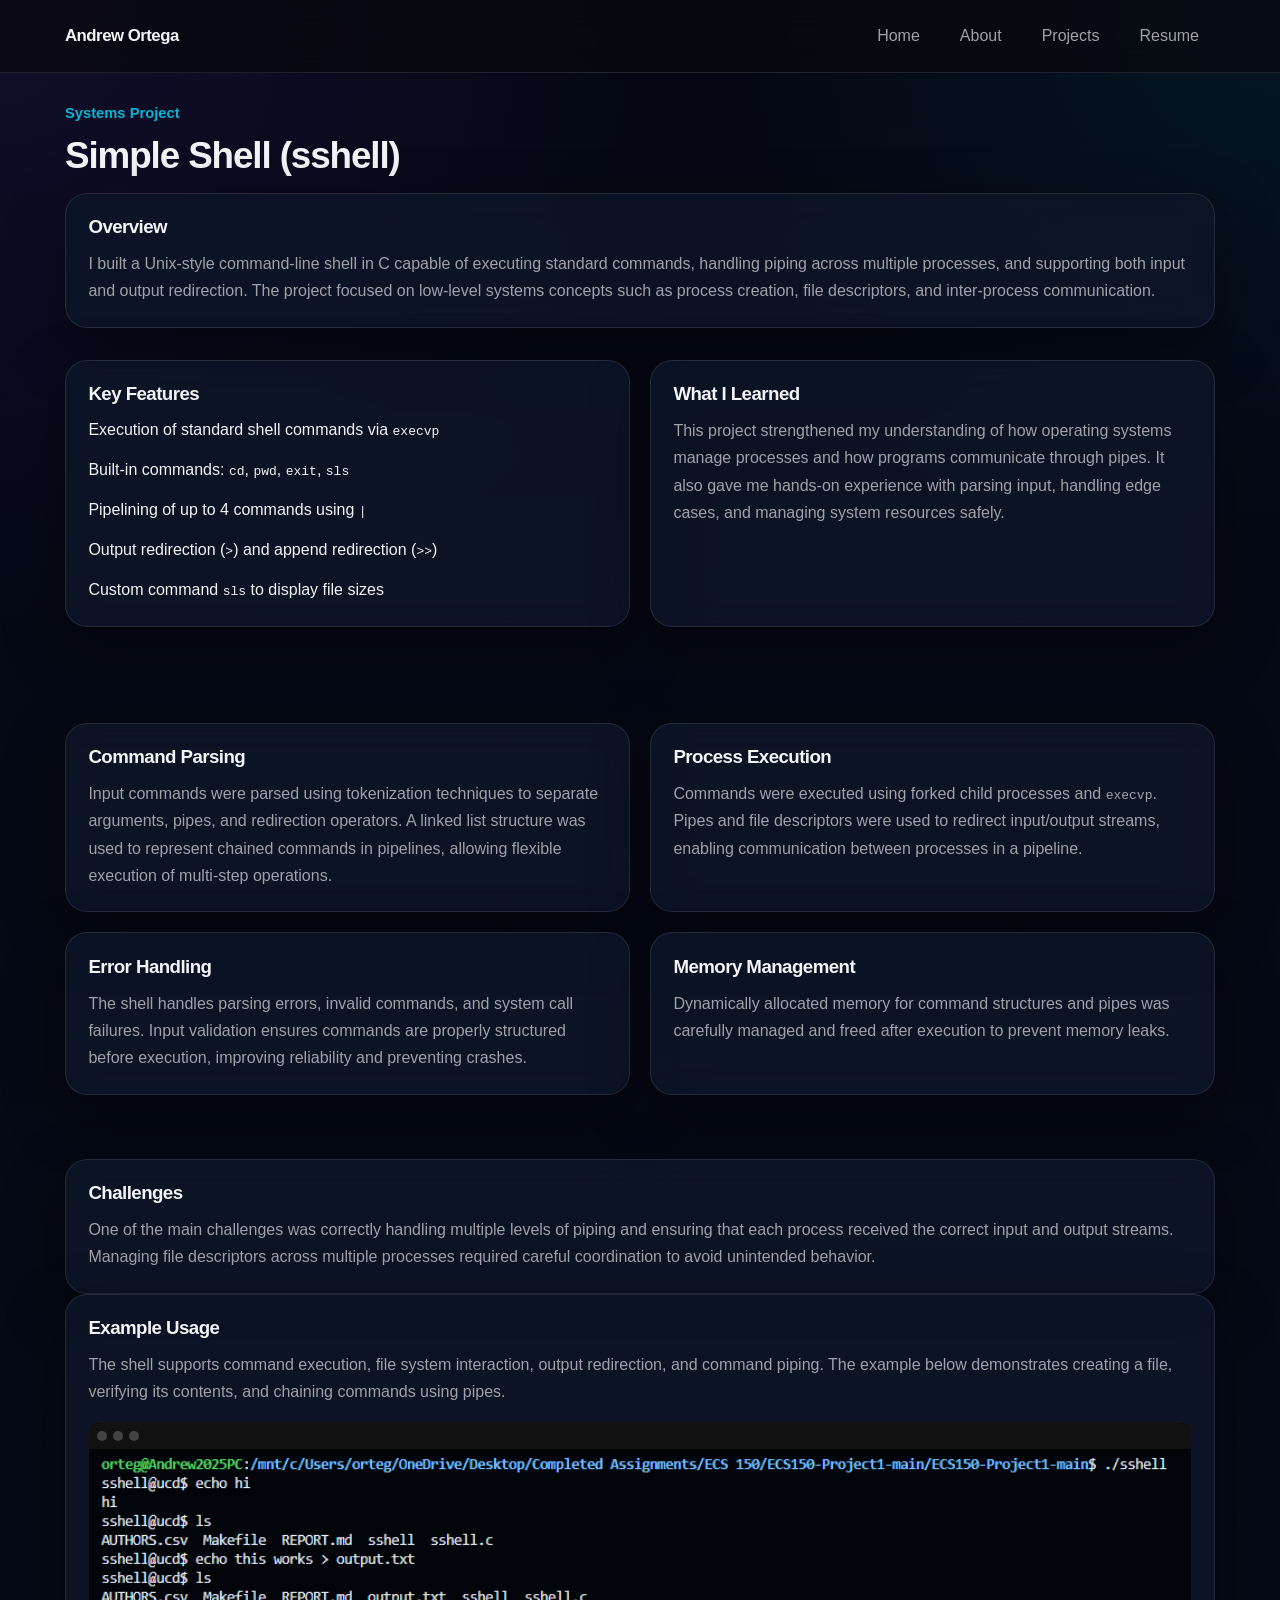
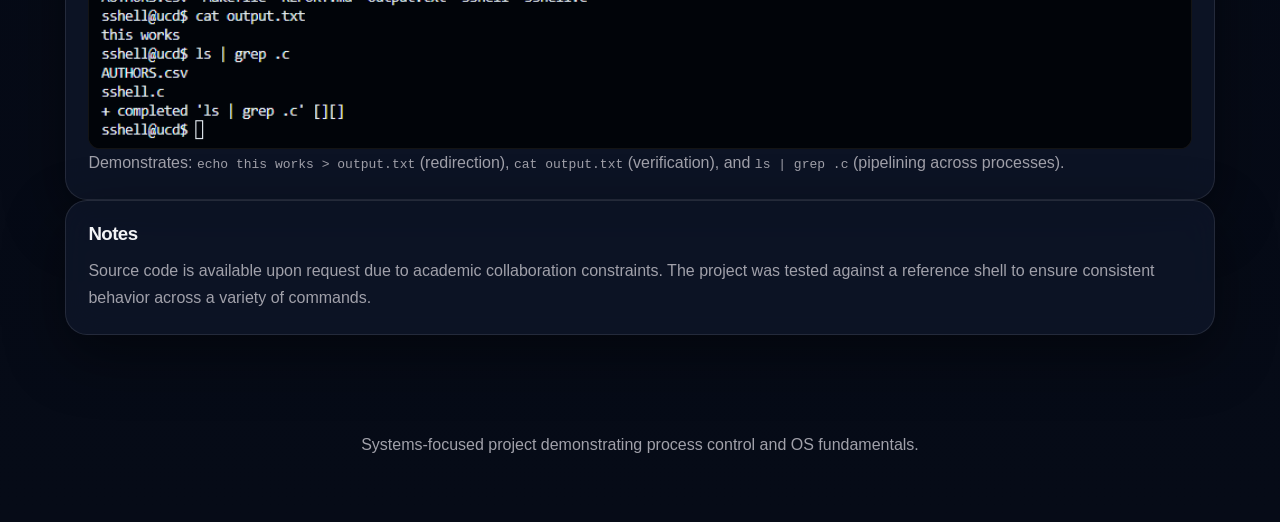
<file: projects/shell.html>
<!DOCTYPE html>
<html lang="en">
<head>
  <meta charset="UTF-8" />
  <meta name="viewport" content="width=device-width, initial-scale=1.0" />
  <title>Simple Shell | Andrew Ortega</title>
  <link rel="stylesheet" href="../styles.css" />
</head>
<body>

<header class="site-header">
  <div class="container nav">
    <a class="brand" href="../index.html">Andrew <span>Ortega</span></a>

    <div class="nav-wrap">
      <button class="menu-btn" id="menuBtn">☰</button>

      <nav class="nav-links" id="navLinks">
        <a href="../index.html">Home</a>
        <a href="../about.html">About</a>
        <a href="../projects.html">Projects</a>
        <a href="../resume.html">Resume</a>
      </nav>
    </div>
  </div>
</header>

<main class="section">
  <div class="container">

    <div class="eyebrow">Systems Project</div>
    <h2>Simple Shell (sshell)</h2>

    <!-- Overview -->
    <section class="card info-card">
      <h3>Overview</h3>
      <p>
        I built a Unix-style command-line shell in C capable of executing
        standard commands, handling piping across multiple processes, and
        supporting both input and output redirection. The project focused on
        low-level systems concepts such as process creation, file descriptors,
        and inter-process communication.
      </p>
    </section>

    <!-- Features -->
    <section class="grid-2 section">
      <article class="card info-card">
        <h3>Key Features</h3>
        <ul class="resume-list">
          <li>Execution of standard shell commands via <code>execvp</code></li>
          <li>Built-in commands: <code>cd</code>, <code>pwd</code>, <code>exit</code>, <code>sls</code></li>
          <li>Pipelining of up to 4 commands using <code>|</code></li>
          <li>Output redirection (<code>&gt;</code>) and append redirection (<code>&gt;&gt;</code>)</li>
          <li>Custom command <code>sls</code> to display file sizes</li>
        </ul>
      </article>

      <article class="card info-card">
        <h3>What I Learned</h3>
        <p>
          This project strengthened my understanding of how operating systems
          manage processes and how programs communicate through pipes. It also
          gave me hands-on experience with parsing input, handling edge cases,
          and managing system resources safely.
        </p>
      </article>
    </section>

    <!-- Technical Details -->
    <section class="grid-2 section">

      <article class="card info-card">
        <h3>Command Parsing</h3>
        <p>
          Input commands were parsed using tokenization techniques to separate
          arguments, pipes, and redirection operators. A linked list structure
          was used to represent chained commands in pipelines, allowing flexible
          execution of multi-step operations.
        </p>
      </article>

      <article class="card info-card">
        <h3>Process Execution</h3>
        <p>
          Commands were executed using forked child processes and <code>execvp</code>.
          Pipes and file descriptors were used to redirect input/output streams,
          enabling communication between processes in a pipeline.
        </p>
      </article>

      <article class="card info-card">
        <h3>Error Handling</h3>
        <p>
          The shell handles parsing errors, invalid commands, and system call
          failures. Input validation ensures commands are properly structured
          before execution, improving reliability and preventing crashes.
        </p>
      </article>

      <article class="card info-card">
        <h3>Memory Management</h3>
        <p>
          Dynamically allocated memory for command structures and pipes was
          carefully managed and freed after execution to prevent memory leaks.
        </p>
      </article>

    </section>

    <!-- Challenges -->
    <section class="card info-card">
      <h3>Challenges</h3>
      <p>
        One of the main challenges was correctly handling multiple levels of
        piping and ensuring that each process received the correct input and
        output streams. Managing file descriptors across multiple processes
        required careful coordination to avoid unintended behavior.
      </p>
    </section>

    <section class="card info-card">
    <h3>Example Usage</h3>

    <p>
        The shell supports command execution, file system interaction, output
        redirection, and command piping. The example below demonstrates creating
        a file, verifying its contents, and chaining commands using pipes.
    </p>

    <div class="terminal-demo">
        <div class="terminal-bar">
        <span></span><span></span><span></span>
        </div>
        <img src="../assets/sshell-demo.png" alt="Simple Shell Full Feature Demo" />
    </div>

    <p class="muted">
        Demonstrates:
        <code>echo this works &gt; output.txt</code> (redirection),
        <code>cat output.txt</code> (verification), and
        <code>ls | grep .c</code> (pipelining across processes).
    </p>
    </section>


    <!-- Notes -->
    <section class="card info-card">
      <h3>Notes</h3>
      <p>
        Source code is available upon request due to academic collaboration
        constraints. The project was tested against a reference shell to ensure
        consistent behavior across a variety of commands.
      </p>
    </section>

  </div>
</main>

<footer class="footer container">
  <p>Systems-focused project demonstrating process control and OS fundamentals.</p>
</footer>

<script src="../script.js"></script>
</body>
</html>
</file>
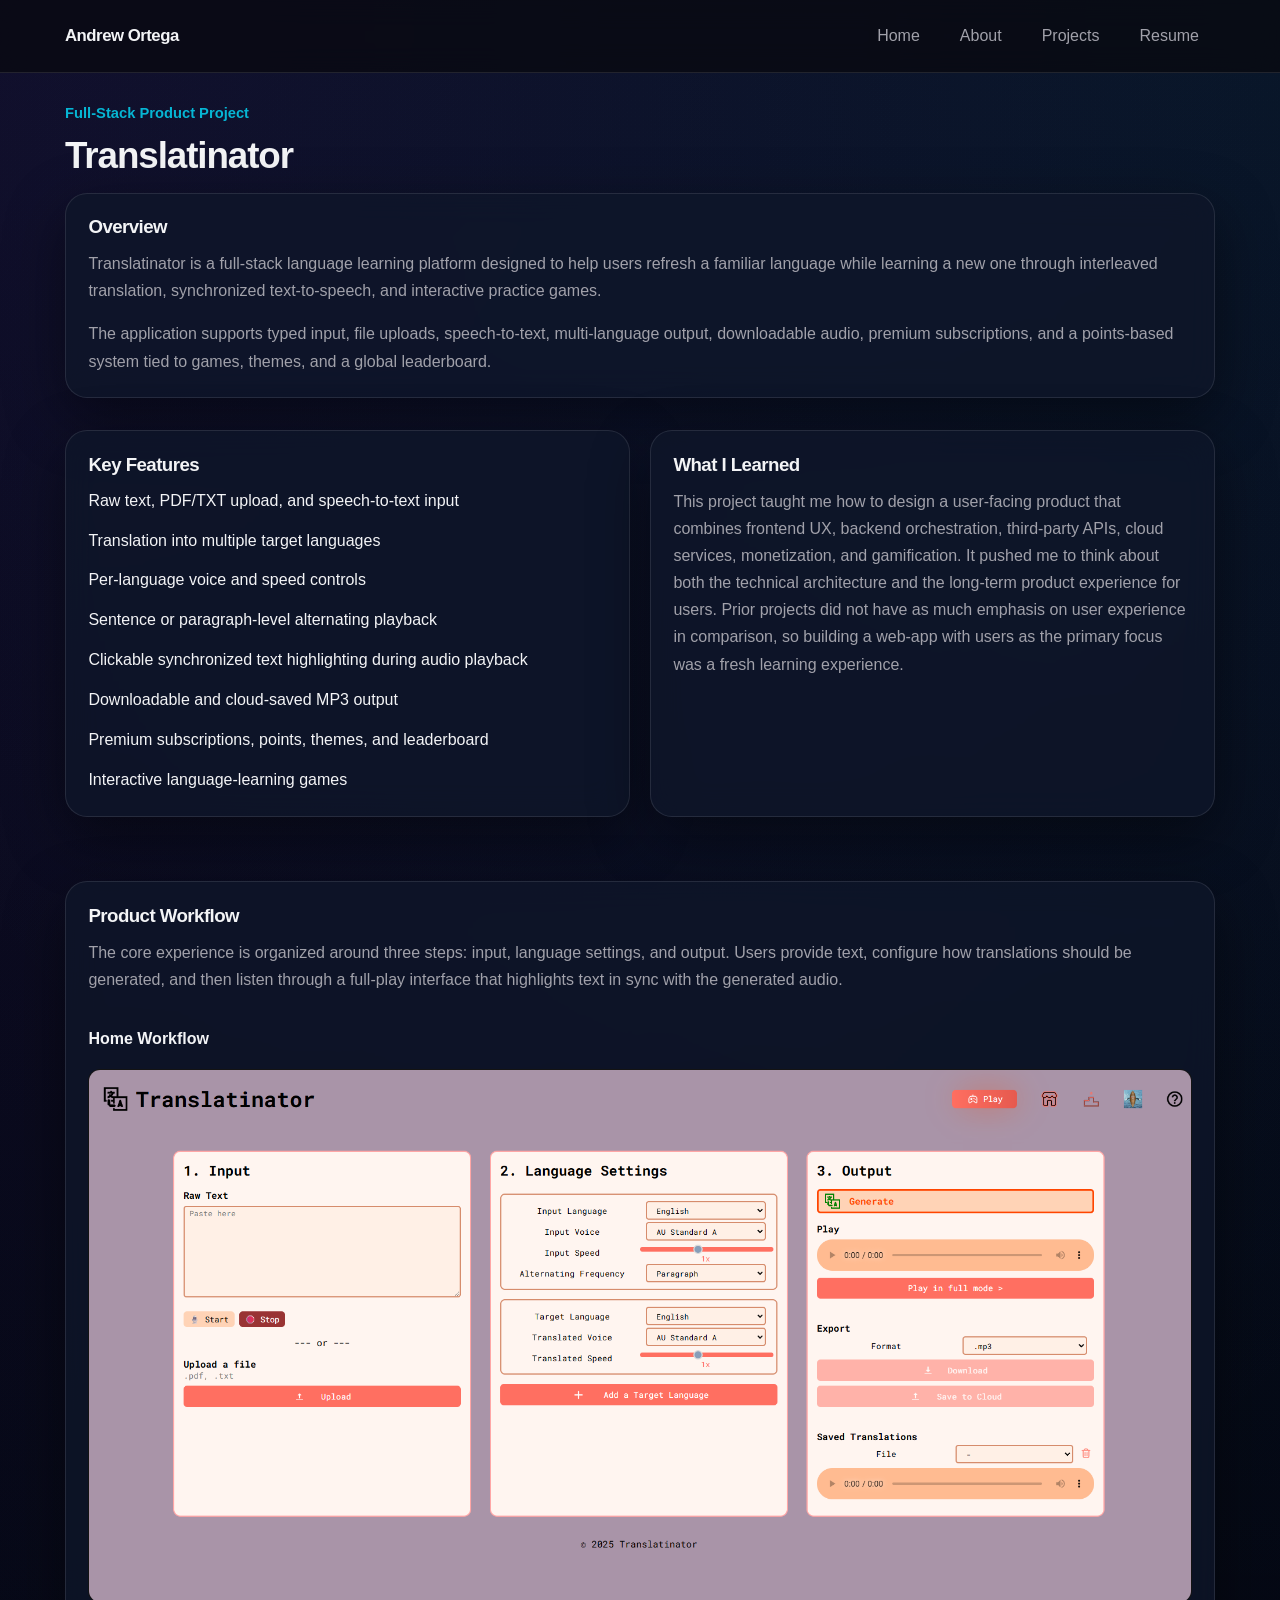
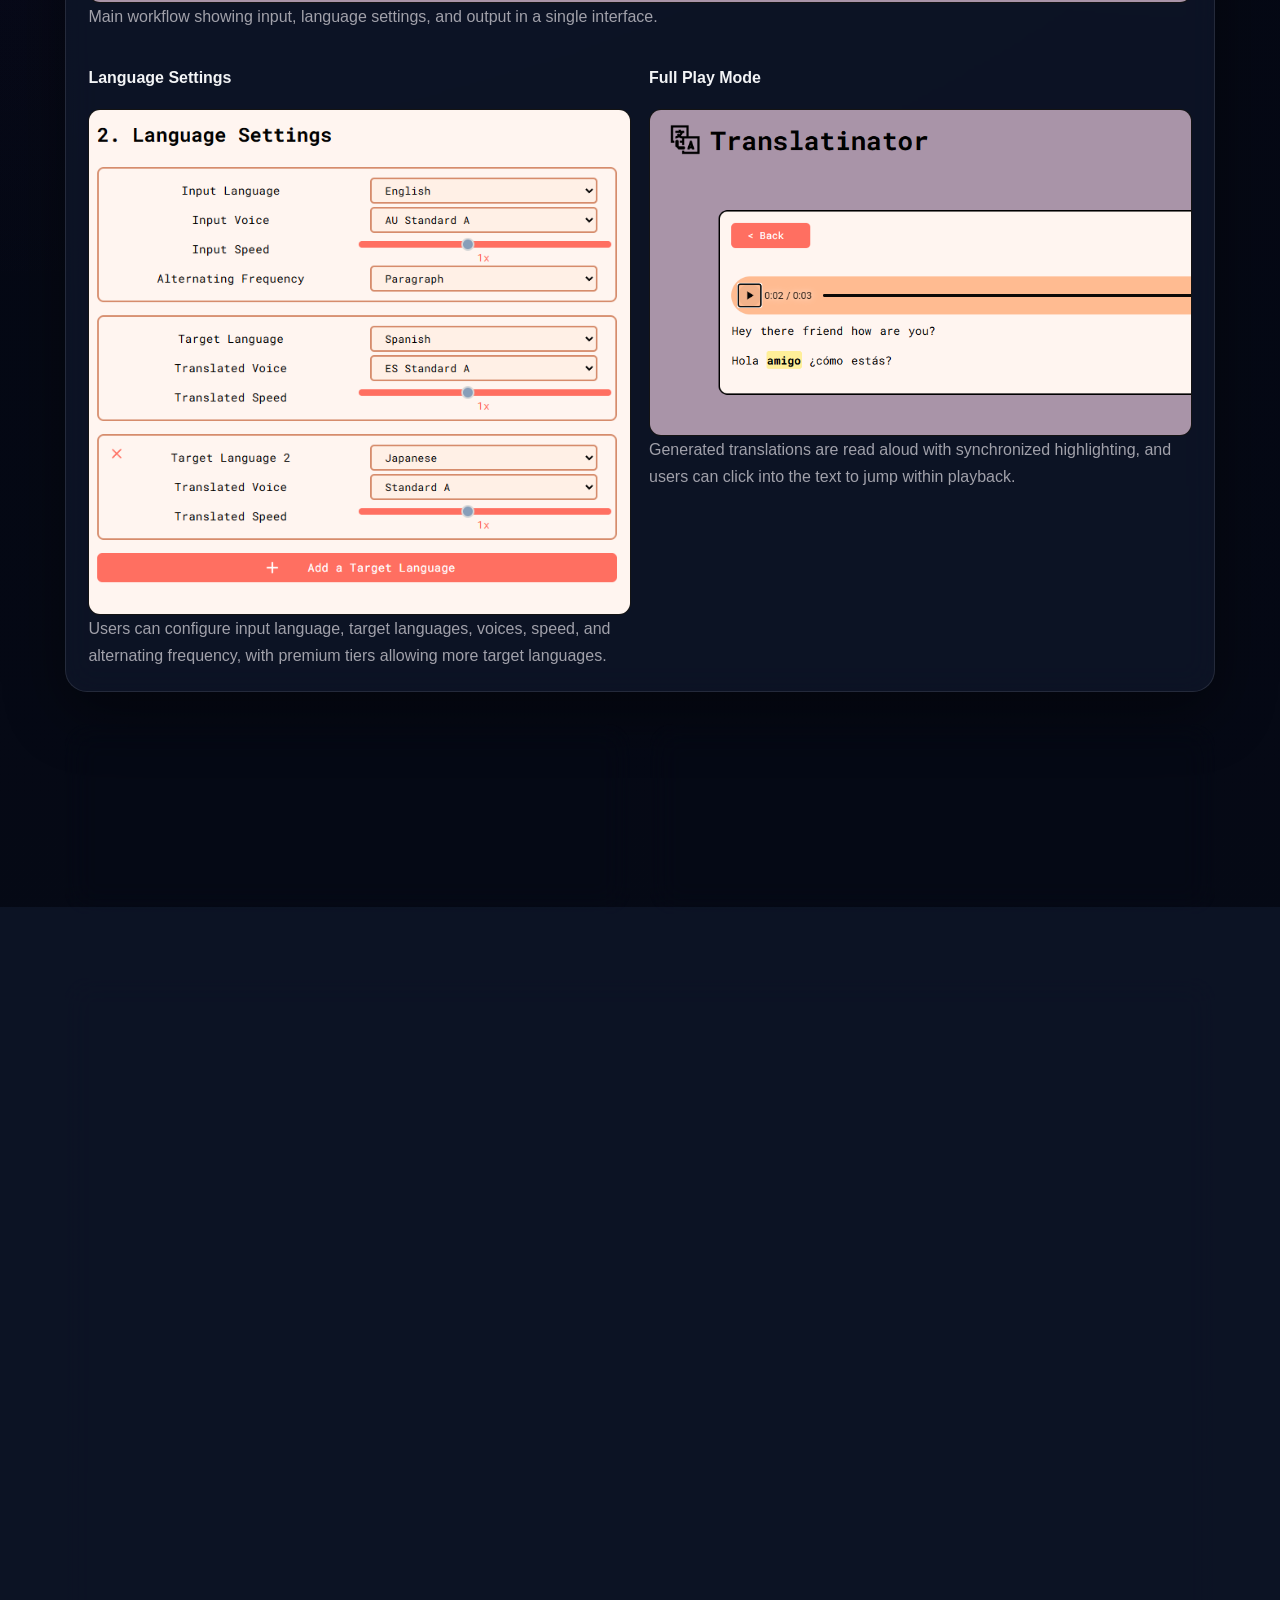
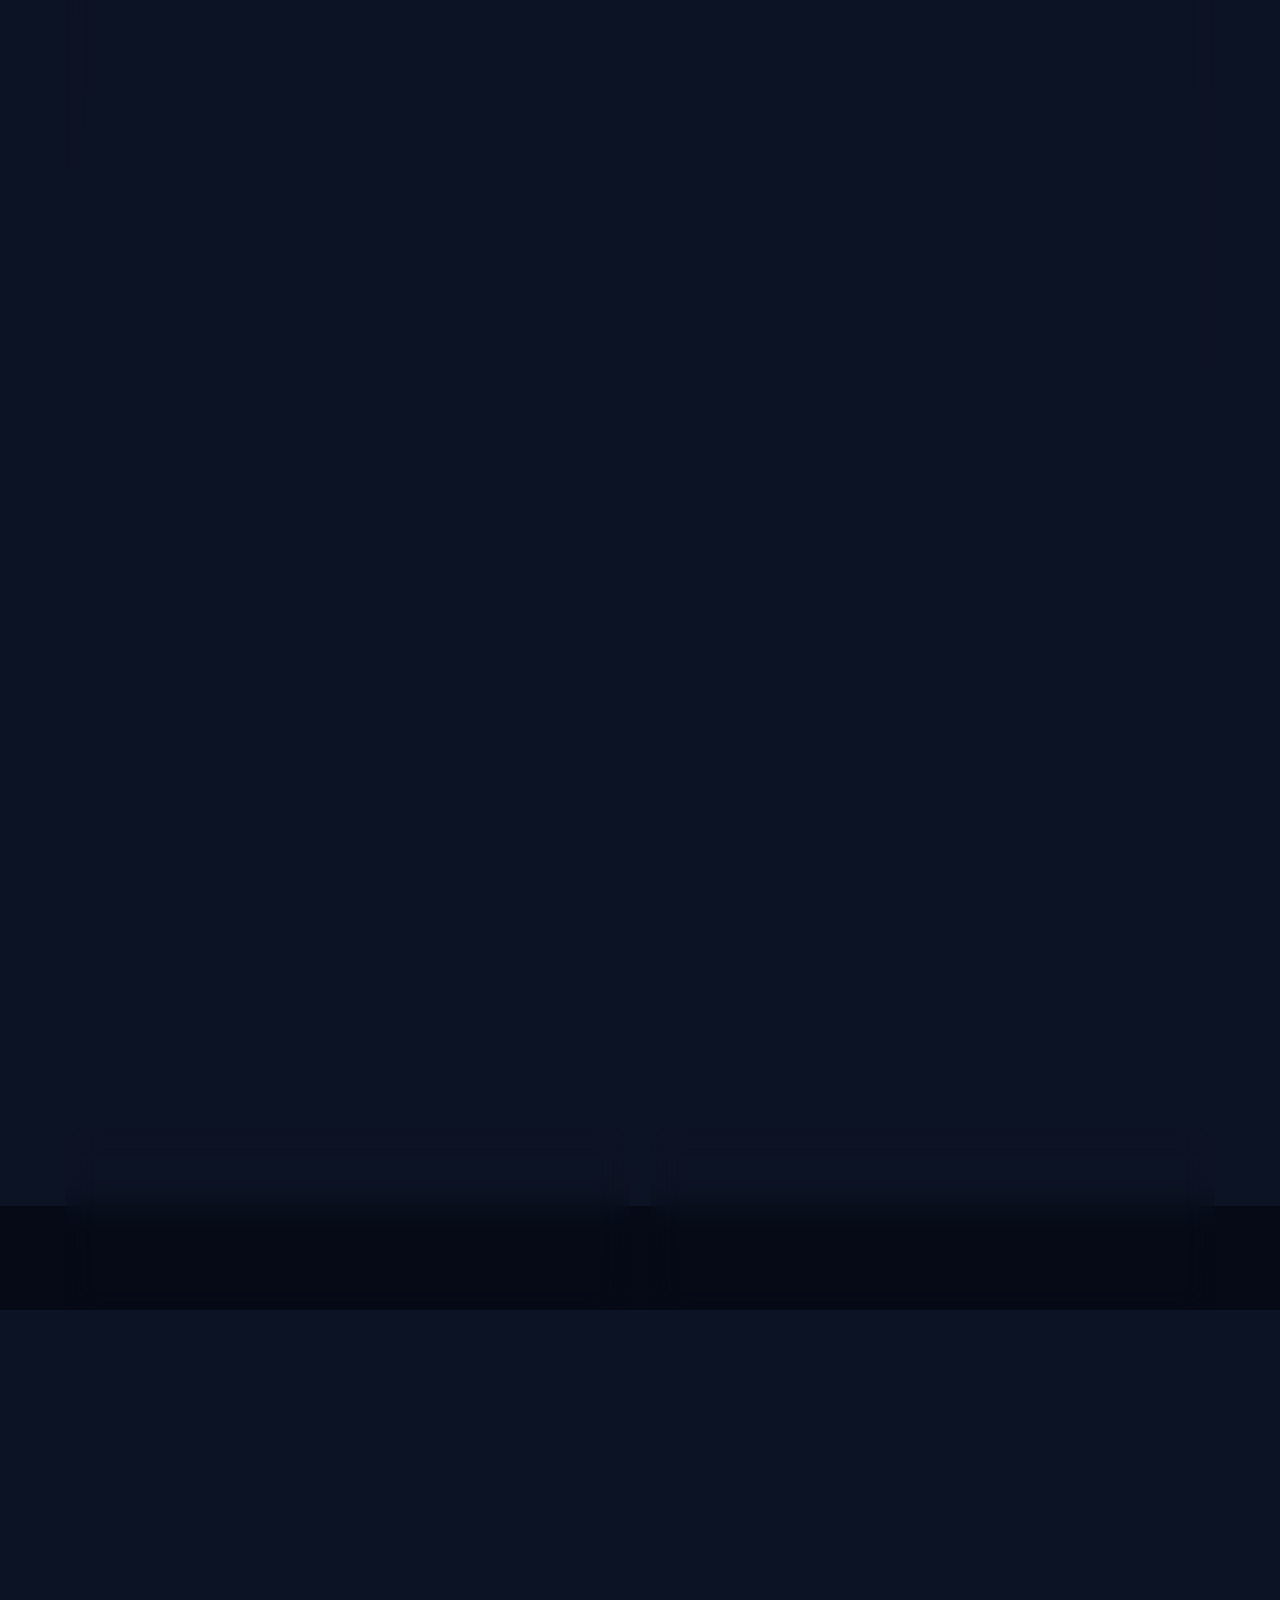
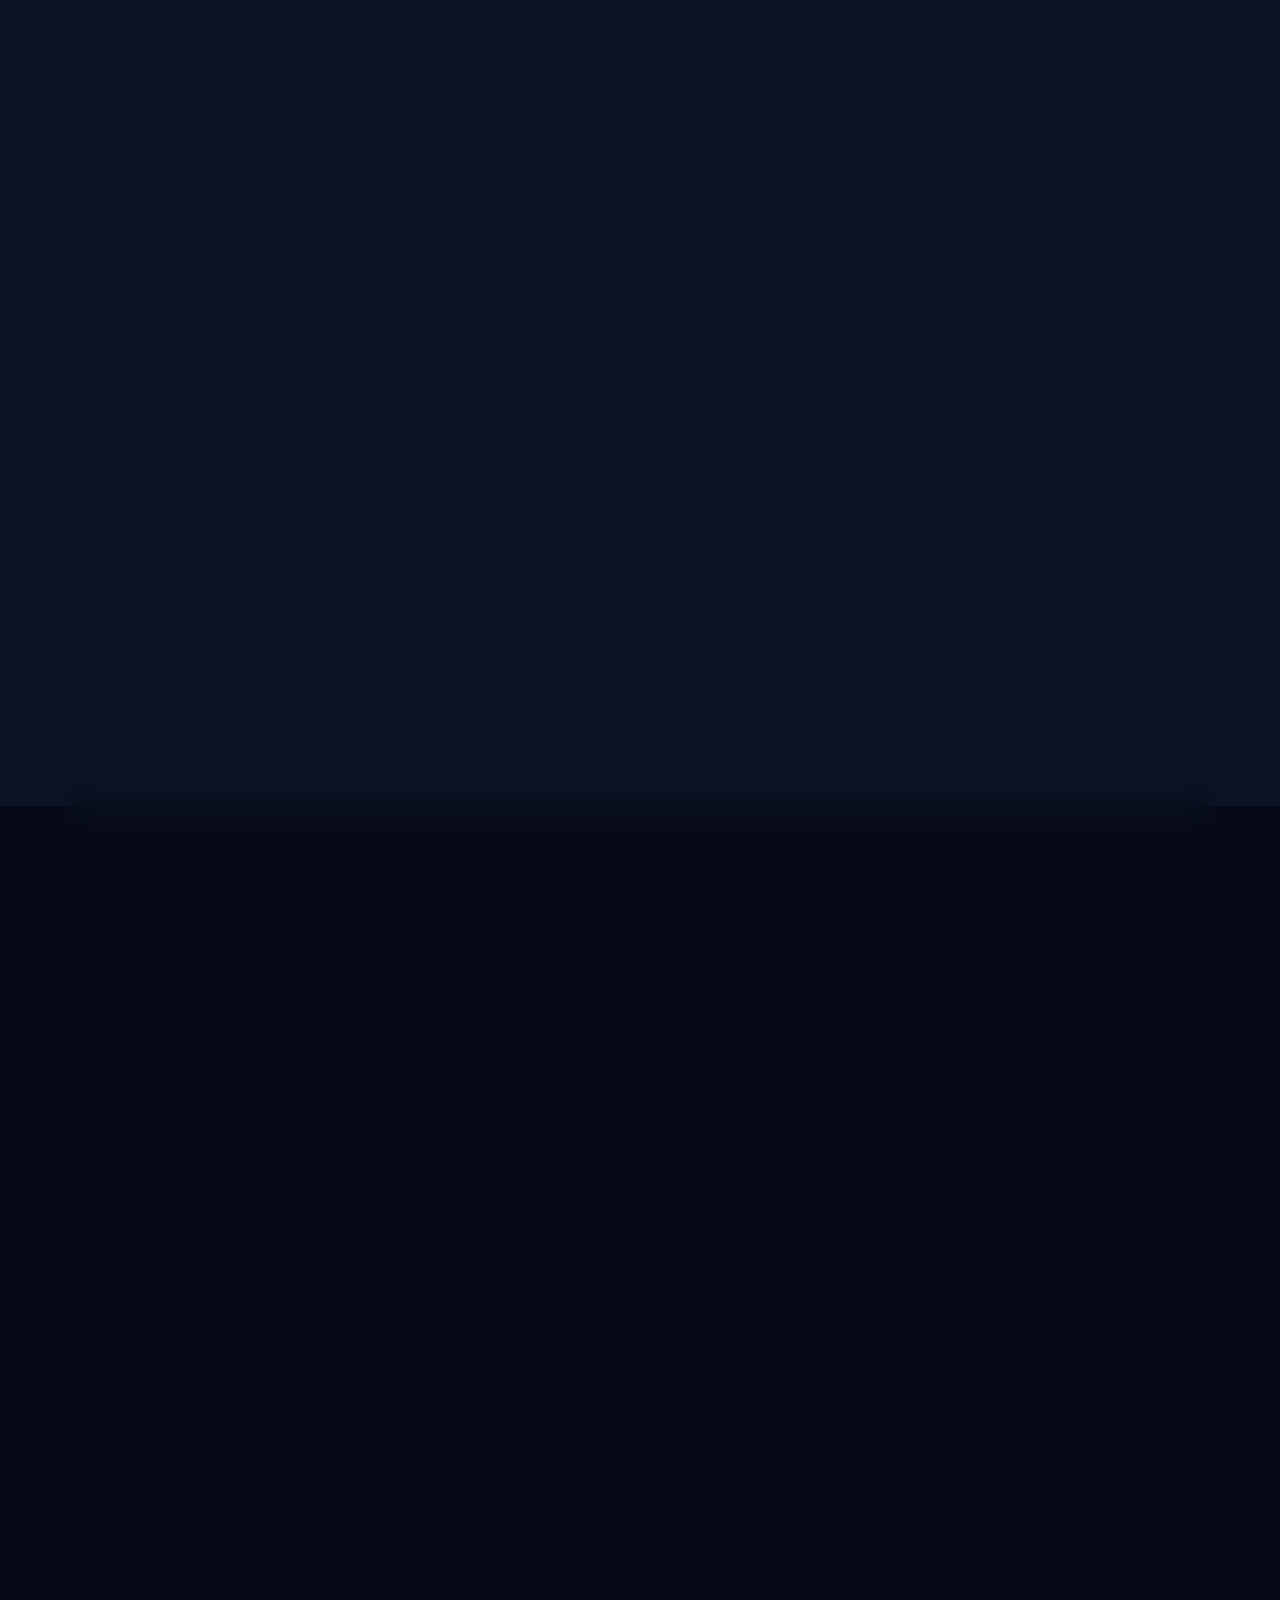
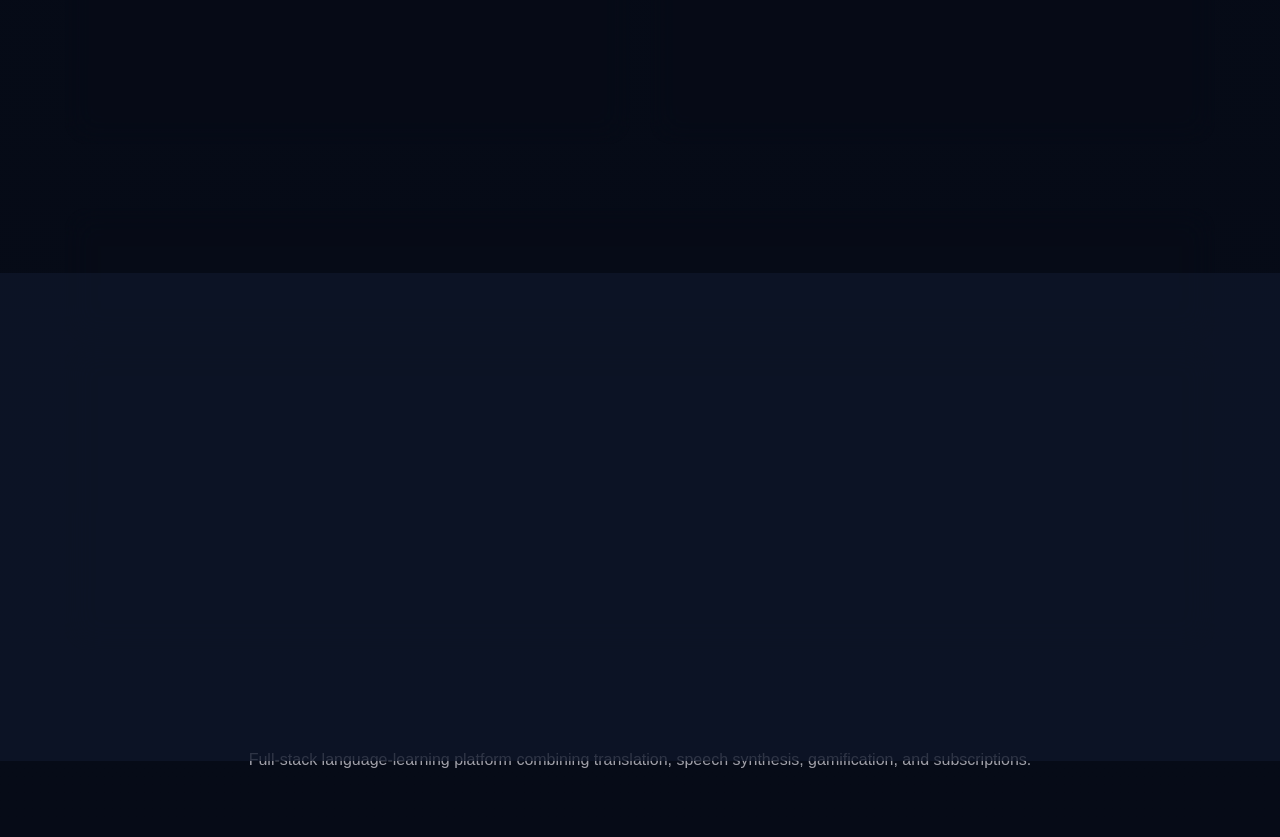
<file: projects/translatinator.html>
<!DOCTYPE html>
<html lang="en">
<head>
  <meta charset="UTF-8" />
  <meta name="viewport" content="width=device-width, initial-scale=1.0"/>
  <title>Translatinator | Andrew Ortega</title>
  <link rel="stylesheet" href="../styles.css" />
</head>
<body>

<header class="site-header">
  <div class="container nav">
    <a class="brand" href="../index.html">Andrew <span>Ortega</span></a>

    <div class="nav-wrap">
      <button class="menu-btn" id="menuBtn" type="button">☰</button>

      <nav class="nav-links" id="navLinks">
        <a href="../index.html">Home</a>
        <a href="../about.html">About</a>
        <a href="../projects.html">Projects</a>
        <a href="../resume.html">Resume</a>
      </nav>
    </div>
  </div>
</header>

<main class="section">
  <div class="container">

    <div class="eyebrow">Full-Stack Product Project</div>
    <h2>Translatinator</h2>

    <section class="card info-card">
      <h3>Overview</h3>
      <p>
        Translatinator is a full-stack language learning platform designed to
        help users refresh a familiar language while learning a new one through
        interleaved translation, synchronized text-to-speech, and interactive
        practice games.
      </p>
      <p>
        The application supports typed input, file uploads, speech-to-text,
        multi-language output, downloadable audio, premium subscriptions, and a
        points-based system tied to games, themes, and a global leaderboard.
      </p>
    </section>

    <section class="grid-2 section">
      <article class="card info-card">
        <h3>Key Features</h3>
        <ul class="resume-list">
          <li>Raw text, PDF/TXT upload, and speech-to-text input</li>
          <li>Translation into multiple target languages</li>
          <li>Per-language voice and speed controls</li>
          <li>Sentence or paragraph-level alternating playback</li>
          <li>Clickable synchronized text highlighting during audio playback</li>
          <li>Downloadable and cloud-saved MP3 output</li>
          <li>Premium subscriptions, points, themes, and leaderboard</li>
          <li>Interactive language-learning games</li>
        </ul>
      </article>

      <article class="card info-card">
      <h3>What I Learned</h3>
      <p>
        This project taught me how to design a user-facing product that combines
        frontend UX, backend orchestration, third-party APIs, cloud services,
        monetization, and gamification. It pushed me to think about both the
        technical architecture and the long-term product experience for users.
        Prior projects did not have as much emphasis on user experience in comparison,
        so building a web-app with users as the primary focus was a fresh learning experience.
      </p>
    </article>

    </section>

    <section class="card info-card">
      <h3>Product Workflow</h3>
      <p>
        The core experience is organized around three steps: input, language
        settings, and output. Users provide text, configure how translations
        should be generated, and then listen through a full-play interface that
        highlights text in sync with the generated audio.
      </p>

      <div class="diagram-grid">
        <div class="diagram-item full-width">
          <h4>Home Workflow</h4>
          <div class="terminal-demo">
            <img src="../assets/translatinator-page-12.png" alt="Translatinator home page workflow" />
          </div>
          <p class="muted">
            Main workflow showing input, language settings, and output in a single interface.
          </p>
        </div>

        <div class="diagram-item">
          <h4>Language Settings</h4>
          <div class="terminal-demo">
            <img src="../assets/translatinator-page-15.png" alt="Translatinator language settings" />
          </div>
          <p class="muted">
            Users can configure input language, target languages, voices, speed,
            and alternating frequency, with premium tiers allowing more target languages.
          </p>
        </div>

        <div class="diagram-item">
          <h4>Full Play Mode</h4>
          <div class="terminal-demo">
            <img src="../assets/translatinator-page-16.png" alt="Translatinator full play mode with highlighted output" />
          </div>
          <p class="muted">
            Generated translations are read aloud with synchronized highlighting,
            and users can click into the text to jump within playback.
          </p>
        </div>
      </div>
    </section>

    <section class="grid-2 section">
      <article class="card info-card">
        <h3>Input & Translation Pipeline</h3>
        <p>
          Users can enter text manually, upload PDF or TXT documents, or use
          speech-to-text for supported languages. The app then translates the
          input into one or more target languages and generates MP3 output with
          configurable voices and playback speed.
        </p>
      </article>

      <article class="card info-card">
        <h3>Learning-Oriented Output</h3>
        <p>
          A core design decision was interleaved translation: instead of only
          showing the final translation, the application alternates between the
          original and translated content at the sentence or paragraph level to
          reinforce comprehension and retention.
        </p>
      </article>
    </section>

    <section class="card info-card">
      <h3>Interactive Games</h3>
      <p>
        To reinforce learning beyond passive listening, premium users can access
        three language-focused games: Greeting Practice, Word Match, and Bingo.
        These activities connect pronunciation, vocabulary recognition, and
        listening comprehension to a shared point and rewards system.
      </p>

      <div class="diagram-grid">
        <div class="diagram-item">
          <h4>Greeting Practice</h4>
          <div class="terminal-demo">
            <img src="../assets/translatinator-page-21.png" alt="Greeting Practice game" />
          </div>
          <p class="muted">
            Pronunciation-focused practice with feedback, replay, and repeated attempts.
          </p>
        </div>

        <div class="diagram-item">
          <h4>Word Match</h4>
          <div class="terminal-demo">
            <img src="../assets/translatinator-page-23.png" alt="Word Match game" />
          </div>
          <p class="muted">
            Matching words across languages with a life system to discourage guessing.
          </p>
        </div>

        <div class="diagram-item full-width">
          <h4>Bingo</h4>
          <div class="terminal-demo">
            <img src="../assets/translatinator-page-25.png" alt="Bingo listening game" />
          </div>
          <p class="muted">
            Audio-to-word matching designed to strengthen listening comprehension.
          </p>
        </div>
      </div>
    </section>

    <section class="grid-2 section">
      <article class="card info-card">
        <h3>Subscriptions & Monetization</h3>
        <p>
          Premium tiers unlock additional target languages, higher quality
          voices, games, themes, fonts, and increased daily translation limits.
          Stripe is used to manage subscription upgrades and billing flows.
        </p>
      </article>

      <article class="card info-card">
        <h3>Retention & Rewards</h3>
        <p>
          The application includes a global leaderboard, point accumulation from
          translation and gameplay, and a shop for themes, fonts, and even a
          free month of membership, giving users a reason to continue engaging
          beyond one-time use.
        </p>
      </article>
    </section>

    <section class="card info-card">
      <h3>Engagement Systems</h3>

      <div class="diagram-grid">
        <div class="diagram-item">
          <h4>Leaderboard</h4>
          <div class="terminal-demo">
            <img src="../assets/translatinator-page-26.png" alt="Translatinator leaderboard" />
          </div>
          <p class="muted">
            Top users are ranked by points earned through gameplay and translation activity.
          </p>
        </div>

        <div class="diagram-item">
          <h4>Point Shop</h4>
          <div class="terminal-demo">
            <img src="../assets/translatinator-page-27.png" alt="Translatinator point shop" />
          </div>
          <p class="muted">
            Users can spend earned points on themes, fonts, and membership rewards.
          </p>
        </div>
      </div>
    </section>

    <section class="card info-card">
      <h3>System Architecture</h3>
      <p>
        The architecture combines a React frontend with a Node/Express backend,
        Firebase for hosting, authentication, storage, and database services,
        plus integrations with Google Translate, Google Text-to-Speech, Stripe,
        and Redis. The architecture diagram in the guide maps those relationships
        directly.
      </p>

      <div class="terminal-demo">
        <img src="../assets/translatinator-page-35.png" alt="Translatinator system architecture overview" />
      </div>
    </section>

    <section class="grid-2 section">
      <article class="card info-card">
        <h3>Design Goals</h3>
        <p>
          The project was motivated by a gap in existing language-learning
          products: beginner-oriented tools often do not work well for users who
          want both a refresher in one language and guided exposure to another.
          Translatinator was designed around customization, interleaving, and
          repeatable practice to address that gap.
        </p>
      </article>

      <article class="card info-card">
        <h3>Challenges & Constraints</h3>
        <p>
          The product had to balance API cost, storage, rate limits, multi-step
          media generation, and privacy/security concerns around authentication
          and billing. Also had to cut out some features, such as full MP4
          generation with TTS highlighting, remained in beta due to technical
          complexity within timeframe.
        </p>
      </article>
    </section>

    <section class="card info-card">
      <h3>Notes</h3>
      <p>
        Source code snippets available upon request due to collaboration constraints
        and final product being property of the client who requested it.
        This project was developed as a team product and documented through a
        full user guide and requirements appendix.
      </p>
    </section>

    <section class="card info-card">
        <h3>Tech Stack</h3>
        <ul class="resume-list">
          <li><strong>Frontend:</strong> React</li>
          <li><strong>Backend:</strong> Node.js / Express</li>
          <li><strong>Database / Hosting:</strong> Firebase (Firestore, Auth, Hosting, Storage)</li>
          <li><strong>APIs:</strong> Google Translate, Google Text-to-Speech</li>
          <li><strong>Payments:</strong> Stripe</li>
          <li><strong>Caching:</strong> Redis</li>
        </ul>
      </section>

  </div>
</main>

<footer class="footer container">
  <p>Full-stack language-learning platform combining translation, speech synthesis, gamification, and subscriptions.</p>
</footer>

<script src="../script.js"></script>
</body>
</html>
</file>
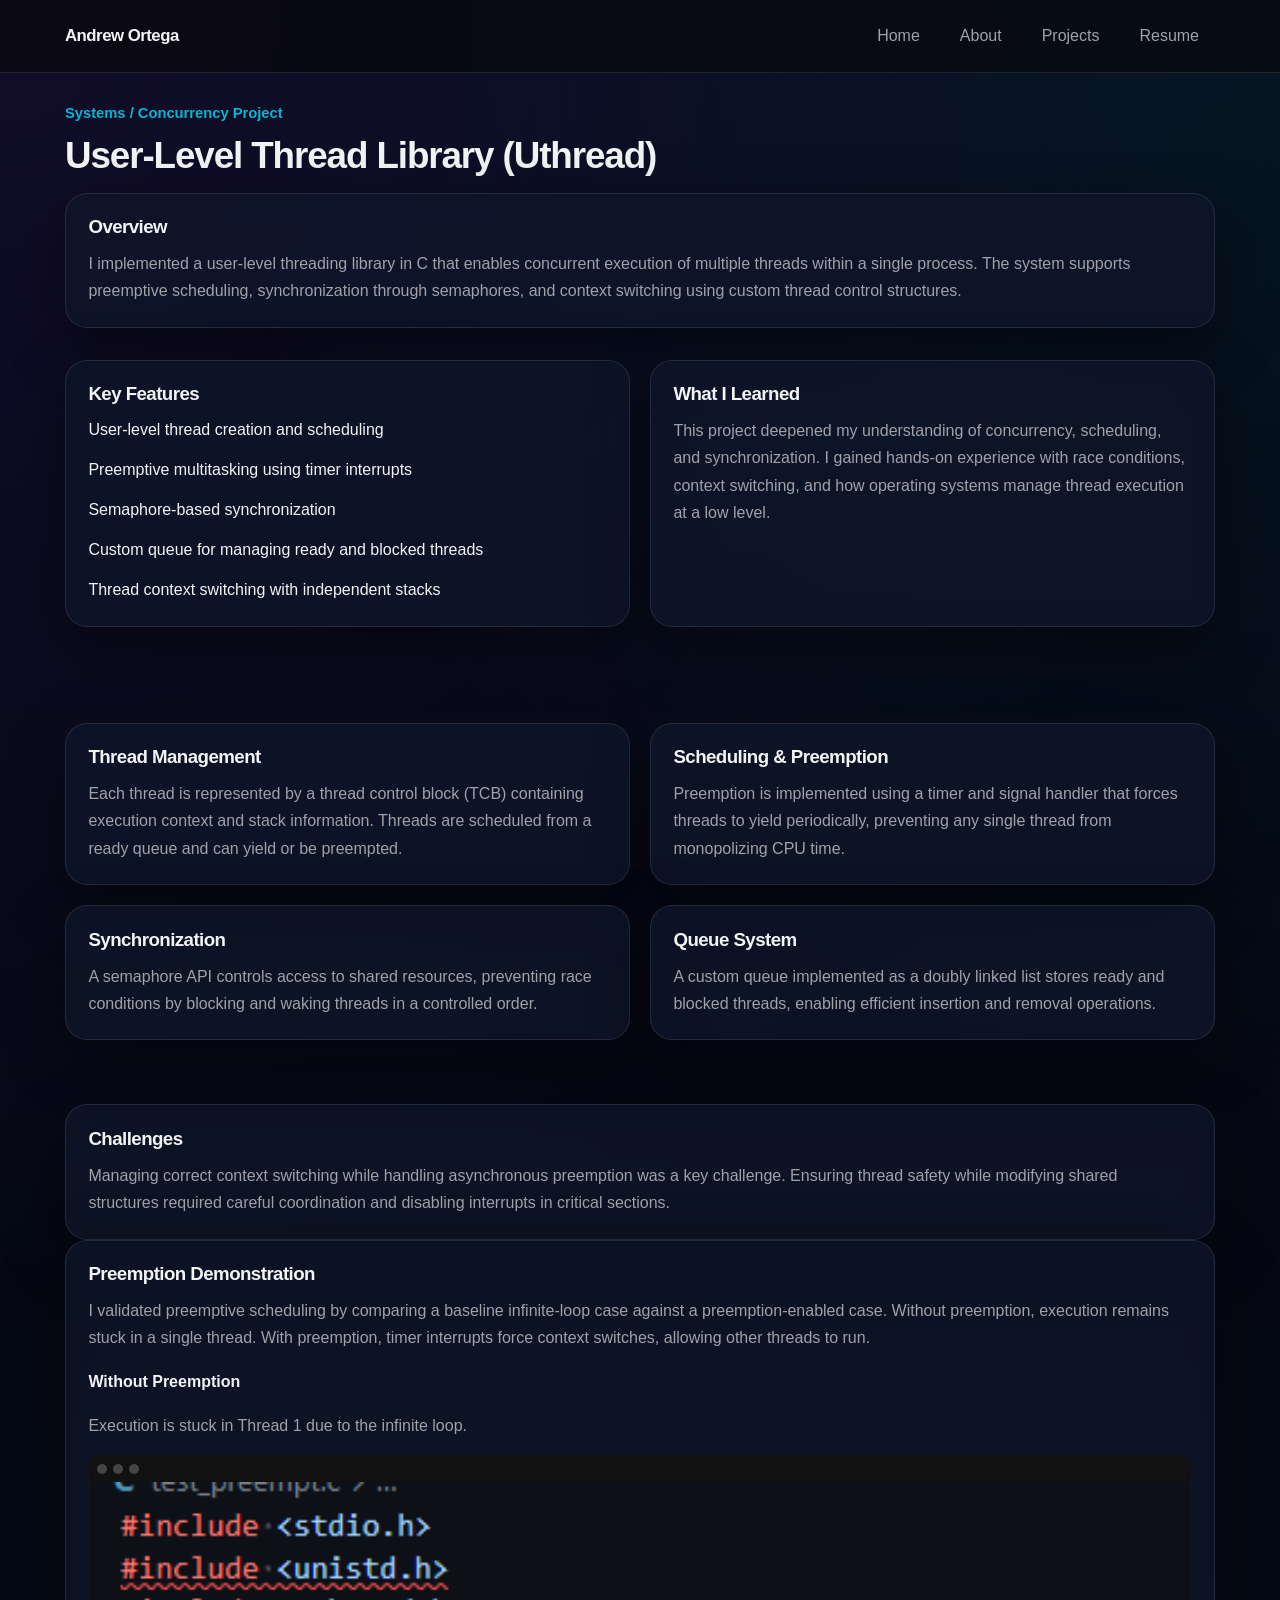
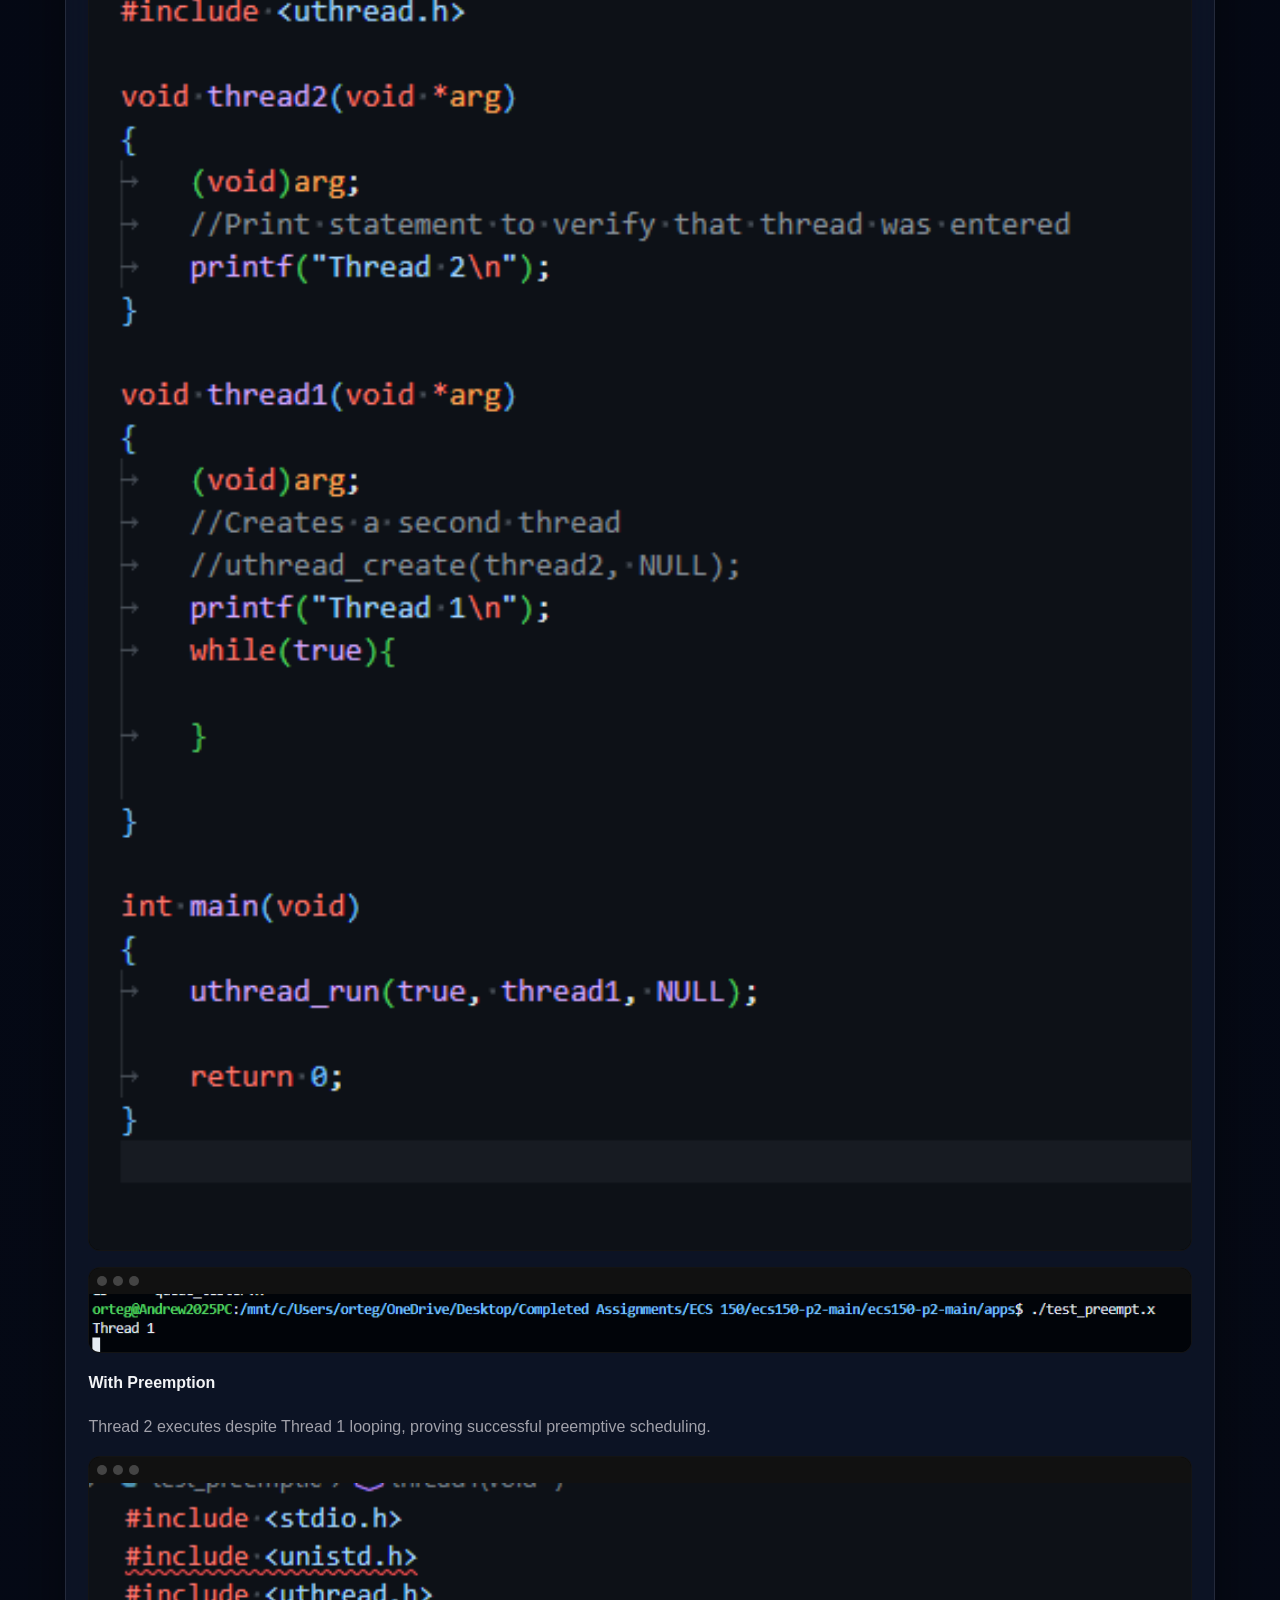
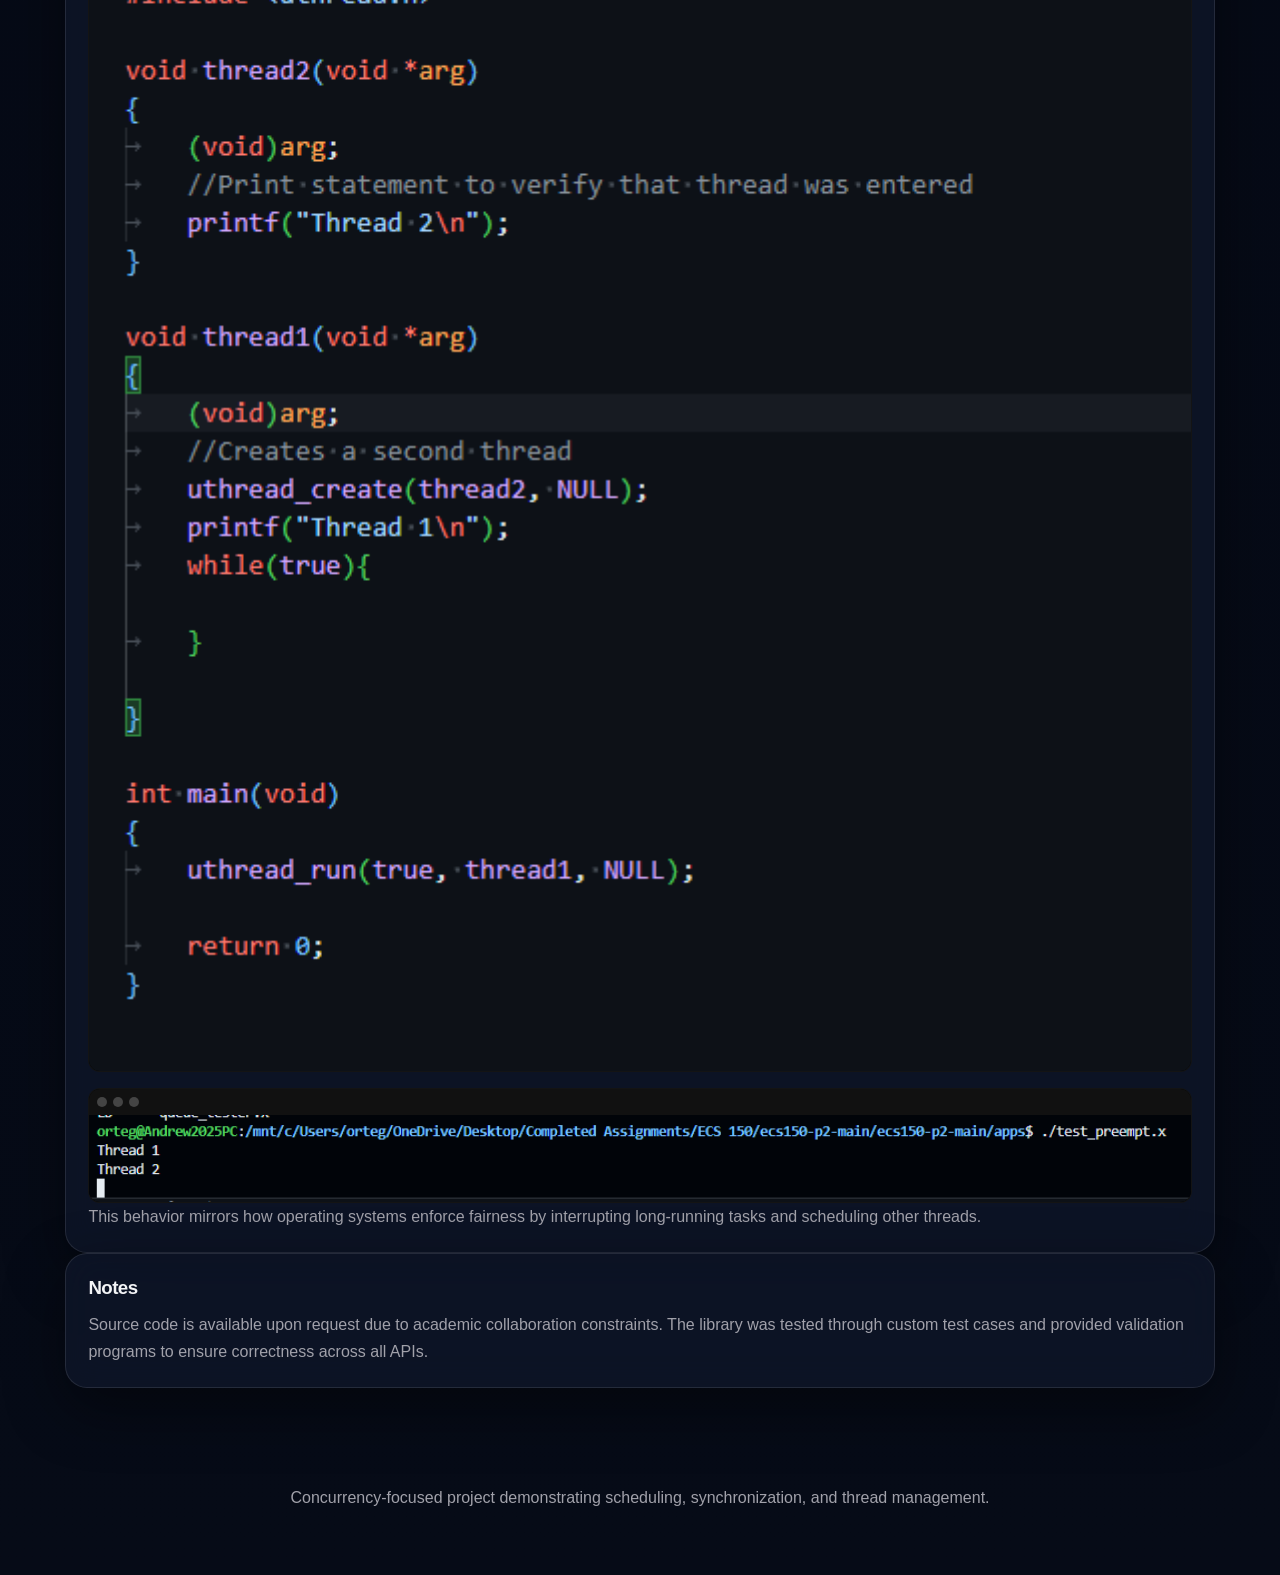
<file: projects/uthread.html>
<!DOCTYPE html>
<html lang="en">
<head>
  <meta charset="UTF-8" />
  <meta name="viewport" content="width=device-width, initial-scale=1.0"/>
  <title>User-Level Thread Library | Andrew Ortega</title>
  <link rel="stylesheet" href="../styles.css" />
</head>
<body>

<header class="site-header">
  <div class="container nav">
    <a class="brand" href="../index.html">Andrew <span>Ortega</span></a>

    <div class="nav-wrap">
      <button class="menu-btn" id="menuBtn">☰</button>

      <nav class="nav-links" id="navLinks">
        <a href="../index.html">Home</a>
        <a href="../about.html">About</a>
        <a href="../projects.html">Projects</a>
        <a href="../resume.html">Resume</a>
      </nav>
    </div>
  </div>
</header>

<main class="section">
  <div class="container">

    <div class="eyebrow">Systems / Concurrency Project</div>
    <h2>User-Level Thread Library (Uthread)</h2>

    <!-- Overview -->
    <section class="card info-card">
      <h3>Overview</h3>
      <p>
        I implemented a user-level threading library in C that enables concurrent
        execution of multiple threads within a single process. The system supports
        preemptive scheduling, synchronization through semaphores, and context
        switching using custom thread control structures.
      </p>
    </section>

    <!-- Features -->
    <section class="grid-2 section">

      <article class="card info-card">
        <h3>Key Features</h3>
        <ul class="resume-list">
          <li>User-level thread creation and scheduling</li>
          <li>Preemptive multitasking using timer interrupts</li>
          <li>Semaphore-based synchronization</li>
          <li>Custom queue for managing ready and blocked threads</li>
          <li>Thread context switching with independent stacks</li>
        </ul>
      </article>

      <article class="card info-card">
        <h3>What I Learned</h3>
        <p>
          This project deepened my understanding of concurrency, scheduling, and
          synchronization. I gained hands-on experience with race conditions,
          context switching, and how operating systems manage thread execution
          at a low level.
        </p>
      </article>

    </section>

    <!-- Technical Breakdown -->
    <section class="grid-2 section">

      <article class="card info-card">
        <h3>Thread Management</h3>
        <p>
          Each thread is represented by a thread control block (TCB) containing
          execution context and stack information. Threads are scheduled from a
          ready queue and can yield or be preempted.
        </p>
      </article>

      <article class="card info-card">
        <h3>Scheduling & Preemption</h3>
        <p>
          Preemption is implemented using a timer and signal handler that forces
          threads to yield periodically, preventing any single thread from
          monopolizing CPU time.
        </p>
      </article>

      <article class="card info-card">
        <h3>Synchronization</h3>
        <p>
          A semaphore API controls access to shared resources, preventing race
          conditions by blocking and waking threads in a controlled order.
        </p>
      </article>

      <article class="card info-card">
        <h3>Queue System</h3>
        <p>
          A custom queue implemented as a doubly linked list stores ready and
          blocked threads, enabling efficient insertion and removal operations.
        </p>
      </article>

    </section>

    <!-- Challenges -->
    <section class="card info-card">
      <h3>Challenges</h3>
      <p>
        Managing correct context switching while handling asynchronous
        preemption was a key challenge. Ensuring thread safety while modifying
        shared structures required careful coordination and disabling interrupts
        in critical sections.
      </p>
    </section>

   <section class="card info-card">
    <h3>Preemption Demonstration</h3>

    <p>
        I validated preemptive scheduling by comparing a baseline infinite-loop case
        against a preemption-enabled case. Without preemption, execution remains
        stuck in a single thread. With preemption, timer interrupts force context
        switches, allowing other threads to run.
    </p>

    <div class="demo-grid">

        <!-- Baseline -->
        <div class="demo-item">
        <h4>Without Preemption</h4>
        <p class="muted">
            Execution is stuck in Thread 1 due to the infinite loop.
        </p>

        <div class="terminal-demo">
            <div class="terminal-bar">
            <span></span><span></span><span></span>
            </div>
            <img src="../assets/uthread-baseline-code.png" alt="Baseline uthread code" />
        </div>

        <div class="terminal-demo">
            <div class="terminal-bar">
            <span></span><span></span><span></span>
            </div>
            <img src="../assets/uthread-baseline-output.png" alt="Baseline output showing only Thread 1" />
        </div>
        </div>

        <!-- Preemption -->
        <div class="demo-item">
        <h4>With Preemption</h4>
        <p class="muted">
            Thread 2 executes despite Thread 1 looping, proving successful
            preemptive scheduling.
        </p>

        <div class="terminal-demo">
            <div class="terminal-bar">
            <span></span><span></span><span></span>
            </div>
            <img src="../assets/uthread-preempt-code.png" alt="Preemption code" />
        </div>

        <div class="terminal-demo">
            <div class="terminal-bar">
            <span></span><span></span><span></span>
            </div>
            <img src="../assets/uthread-preempt-output.png" alt="Output showing Thread 1 and Thread 2" />
        </div>
        </div>

    </div>

    <p class="muted">
        This behavior mirrors how operating systems enforce fairness by interrupting
        long-running tasks and scheduling other threads.
    </p>
    </section>


    <!-- Notes -->
    <section class="card info-card">
      <h3>Notes</h3>
      <p>
        Source code is available upon request due to academic collaboration
        constraints. The library was tested through custom test cases and
        provided validation programs to ensure correctness across all APIs.
      </p>
    </section>

  </div>
</main>

<footer class="footer container">
  <p>Concurrency-focused project demonstrating scheduling, synchronization, and thread management.</p>
</footer>

<script src="../script.js"></script>
</body>
</html>
</file>
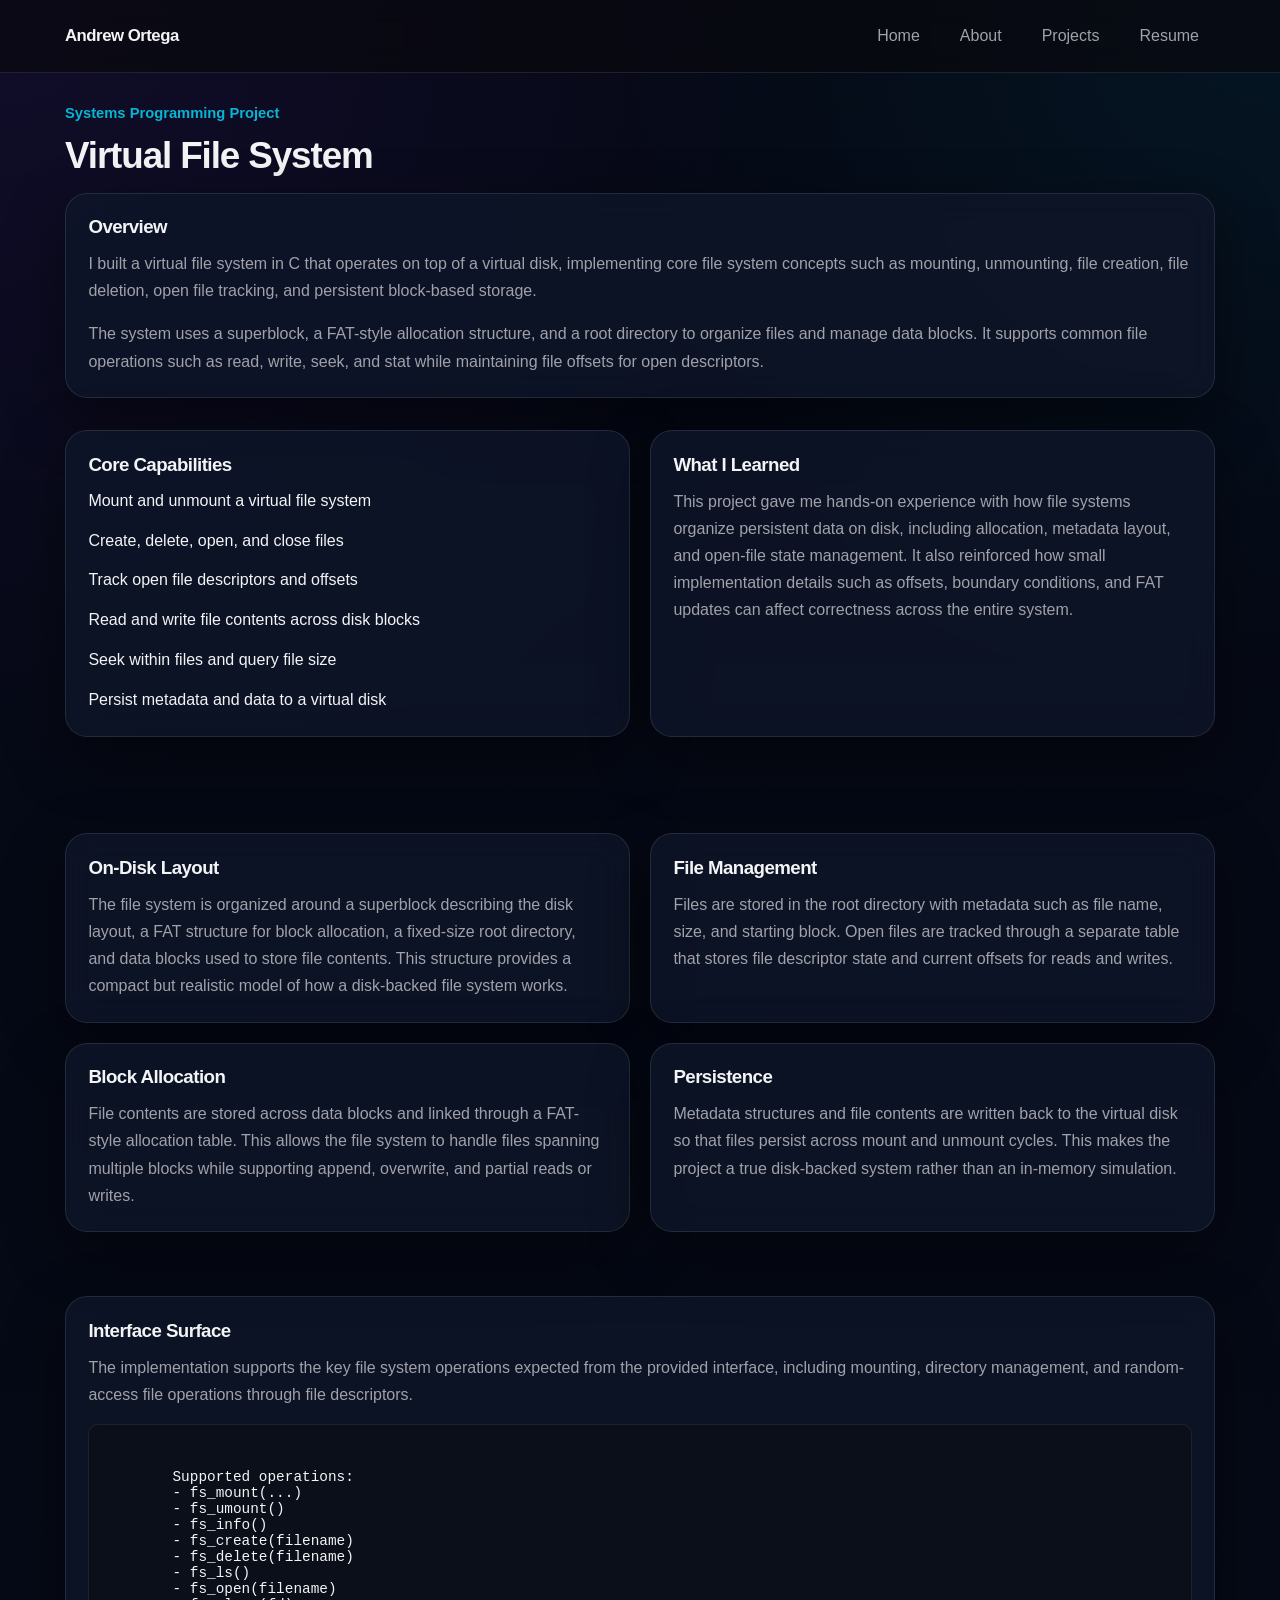
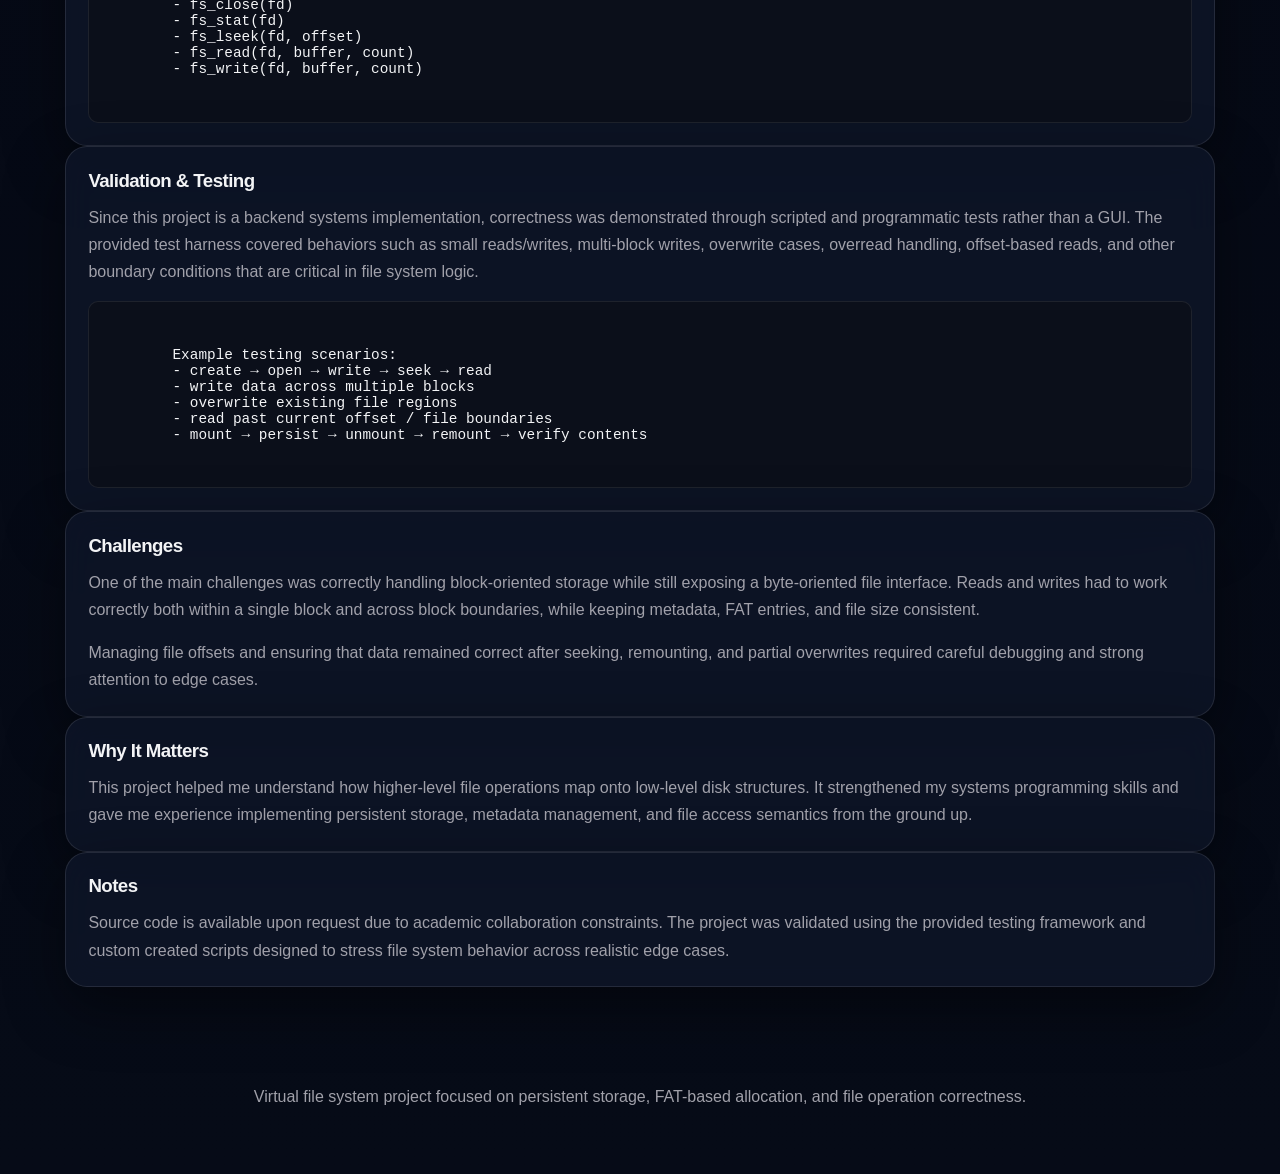
<file: projects/vfs.html>
<!DOCTYPE html>
<html lang="en">
<head>
  <meta charset="UTF-8" />
  <meta name="viewport" content="width=device-width, initial-scale=1.0"/>
  <title>Virtual File System | Andrew Ortega</title>
  <link rel="stylesheet" href="../styles.css" />
</head>
<body>

<header class="site-header">
  <div class="container nav">
    <a class="brand" href="../index.html">Andrew <span>Ortega</span></a>

    <div class="nav-wrap">
      <button class="menu-btn" id="menuBtn" type="button">☰</button>

      <nav class="nav-links" id="navLinks">
        <a href="../index.html">Home</a>
        <a href="../about.html">About</a>
        <a href="../projects.html">Projects</a>
        <a href="../resume.html">Resume</a>
      </nav>
    </div>
  </div>
</header>

<main class="section">
  <div class="container">

    <div class="eyebrow">Systems Programming Project</div>
    <h2>Virtual File System</h2>

    <section class="card info-card">
      <h3>Overview</h3>
      <p>
        I built a virtual file system in C that operates on top of a virtual disk,
        implementing core file system concepts such as mounting, unmounting, file
        creation, file deletion, open file tracking, and persistent block-based storage.
      </p>

      <p>
        The system uses a superblock, a FAT-style allocation structure, and a root
        directory to organize files and manage data blocks. It supports common file
        operations such as read, write, seek, and stat while maintaining file offsets
        for open descriptors.
      </p>
    </section>

    <section class="grid-2 section">
      <article class="card info-card">
        <h3>Core Capabilities</h3>
        <ul class="resume-list">
          <li>Mount and unmount a virtual file system</li>
          <li>Create, delete, open, and close files</li>
          <li>Track open file descriptors and offsets</li>
          <li>Read and write file contents across disk blocks</li>
          <li>Seek within files and query file size</li>
          <li>Persist metadata and data to a virtual disk</li>
        </ul>
      </article>

      <article class="card info-card">
        <h3>What I Learned</h3>
        <p>
          This project gave me hands-on experience with how file systems organize
          persistent data on disk, including allocation, metadata layout, and open-file
          state management. It also reinforced how small implementation details such as
          offsets, boundary conditions, and FAT updates can affect correctness across
          the entire system.
        </p>
      </article>
    </section>

    <section class="grid-2 section">
      <article class="card info-card">
        <h3>On-Disk Layout</h3>
        <p>
          The file system is organized around a superblock describing the disk layout,
          a FAT structure for block allocation, a fixed-size root directory, and data
          blocks used to store file contents. This structure provides a compact but
          realistic model of how a disk-backed file system works.
        </p>
      </article>

      <article class="card info-card">
        <h3>File Management</h3>
        <p>
          Files are stored in the root directory with metadata such as file name,
          size, and starting block. Open files are tracked through a separate table
          that stores file descriptor state and current offsets for reads and writes.
        </p>
      </article>

      <article class="card info-card">
        <h3>Block Allocation</h3>
        <p>
          File contents are stored across data blocks and linked through a FAT-style
          allocation table. This allows the file system to handle files spanning multiple
          blocks while supporting append, overwrite, and partial reads or writes.
        </p>
      </article>

      <article class="card info-card">
        <h3>Persistence</h3>
        <p>
          Metadata structures and file contents are written back to the virtual disk so
          that files persist across mount and unmount cycles. This makes the project a
          true disk-backed system rather than an in-memory simulation.
        </p>
      </article>
    </section>

    <section class="card info-card">
      <h3>Interface Surface</h3>

      <p>
        The implementation supports the key file system operations expected from the
        provided interface, including mounting, directory management, and random-access
        file operations through file descriptors.
      </p>

      <div class="code-block">
        <pre><code>
        Supported operations:
        - fs_mount(...)
        - fs_umount()
        - fs_info()
        - fs_create(filename)
        - fs_delete(filename)
        - fs_ls()
        - fs_open(filename)
        - fs_close(fd)
        - fs_stat(fd)
        - fs_lseek(fd, offset)
        - fs_read(fd, buffer, count)
        - fs_write(fd, buffer, count)
        </code></pre>
      </div>
    </section>

    <section class="card info-card">
      <h3>Validation & Testing</h3>
      <p>
        Since this project is a backend systems implementation, correctness was
        demonstrated through scripted and programmatic tests rather than a GUI.
        The provided test harness covered behaviors such as small reads/writes,
        multi-block writes, overwrite cases, overread handling, offset-based reads,
        and other boundary conditions that are critical in file system logic.
      </p>

      <div class="code-block">
        <pre><code>
        Example testing scenarios:
        - create → open → write → seek → read
        - write data across multiple blocks
        - overwrite existing file regions
        - read past current offset / file boundaries
        - mount → persist → unmount → remount → verify contents
        </code></pre>
      </div>
    </section>

    <section class="card info-card">
      <h3>Challenges</h3>
      <p>
        One of the main challenges was correctly handling block-oriented storage
        while still exposing a byte-oriented file interface. Reads and writes had
        to work correctly both within a single block and across block boundaries,
        while keeping metadata, FAT entries, and file size consistent.
      </p>

      <p class="muted">
        Managing file offsets and ensuring that data remained correct after seeking,
        remounting, and partial overwrites required careful debugging and strong
        attention to edge cases.
      </p>
    </section>

    <section class="card info-card">
      <h3>Why It Matters</h3>
      <p>
        This project helped me understand how higher-level file operations map onto
        low-level disk structures. It strengthened my systems programming skills and
        gave me experience implementing persistent storage, metadata management, and
        file access semantics from the ground up.
      </p>
    </section>

    <section class="card info-card">
      <h3>Notes</h3>
      <p>
        Source code is available upon request due to academic collaboration
        constraints. The project was validated using the provided testing framework
        and custom created scripts designed to stress file system behavior across
        realistic edge cases.
      </p>
    </section>

  </div>
</main>

<footer class="footer container">
  <p>Virtual file system project focused on persistent storage, FAT-based allocation, and file operation correctness.</p>
</footer>

<script src="../script.js"></script>
</body>
</html>
</file>
<file: styles.css>
:root {
  --bg: #020617;
  --bg-soft: #0f172a;
  --panel: rgba(15, 23, 42, 0.78);
  --panel-strong: rgba(15, 23, 42, 0.9);
  --text: #f3f4f6;
  --muted: #a1a1aa;
  --accent: #7c3aed;
  --accent-2: #06b6d4;
  --border: rgba(255, 255, 255, 0.1);
  --shadow: 0 20px 60px rgba(0, 0, 0, 0.45);
  --radius: 22px;
  --radius-sm: 14px;
  --max-width: 1150px;
}

* {
  box-sizing: border-box;
}

html {
  scroll-behavior: smooth;
}

body {
  margin: 0;
  min-height: 100vh;
  font-family: Inter, Arial, Helvetica, sans-serif;
  color: var(--text);
  background:
    radial-gradient(circle at top left, rgba(124, 58, 237, 0.1), transparent 26%),
    radial-gradient(circle at top right, rgba(6, 182, 212, 0.08), transparent 22%),
    linear-gradient(180deg, #050814 0%, #060b17 100%);
}

a {
  color: inherit;
  text-decoration: none;
}

img,
video {
  display: block;
  max-width: 100%;
}

.container {
  width: min(var(--max-width), calc(100% - 2rem));
  margin: 0 auto;
}

/* Header / Nav */
.site-header {
  position: sticky;
  top: 0;
  z-index: 100;
  backdrop-filter: blur(14px);
  background: rgba(9, 9, 15, 0.72);
  border-bottom: 1px solid var(--border);
}

.nav {
  min-height: 72px;
  display: flex;
  align-items: center;
  justify-content: space-between;
  gap: 1rem;
}

.brand {
  font-size: 1.05rem;
  font-weight: 700;
  letter-spacing: -0.03em;
}

.nav-links {
  display: flex;
  gap: 0.5rem;
  flex-wrap: wrap;
}

.nav-links a {
  color: var(--muted);
  padding: 0.75rem 1rem;
  border-radius: 999px;
  transition: 0.2s ease;
}

.nav-links a:hover,
.nav-links a.active {
  color: var(--text);
  background: rgba(255, 255, 255, 0.08);
}

.menu-btn {
  display: none;
  border: 1px solid var(--border);
  background: rgba(255, 255, 255, 0.05);
  color: var(--text);
  border-radius: 12px;
  padding: 0.7rem 0.9rem;
  cursor: pointer;
}

/* Layout / Sections */
.hero {
  padding: 6rem 0 3rem;
}

.section {
  padding: 2rem 0 4rem;
}

.hero-grid {
  display: grid;
  grid-template-columns: 1.2fr 0.8fr;
  gap: 1.5rem;
  align-items: stretch;
}

.grid-2,
.grid-3,
.diagram-grid,
.resume-layout {
  display: grid;
  gap: 1.25rem;
}

.grid-2 {
  grid-template-columns: repeat(2, 1fr);
}

.grid-3 {
  grid-template-columns: repeat(3, 1fr);
}

.diagram-grid {
  grid-template-columns: repeat(2, 1fr);
  gap: 18px;
  margin-top: 16px;
}

.resume-layout {
  grid-template-columns: 0.9fr 1.6fr;
}

.resume-sidebar,
.resume-main,
.timeline {
  display: grid;
  gap: 1.25rem;
}

.full-width,
.diagram-item.full-width {
  grid-column: 1 / -1;
}

/* Cards */
.card {
  background: var(--panel);
  border: 1px solid var(--border);
  border-radius: var(--radius);
  box-shadow: var(--shadow);
  backdrop-filter: blur(16px);
}

.hero-card,
.panel {
  padding: 2rem;
}

.project-card,
.info-card,
.resume-block,
.project-access-card {
  padding: 1.4rem;
}

.info-card.background-card {
  border: 1px solid rgba(124, 58, 237, 0.4);
}

.timeline-item {
  padding: 1.25rem;
  border-left: 3px solid var(--accent);
  border-radius: 0 var(--radius-sm) var(--radius-sm) 0;
  background: rgba(255, 255, 255, 0.04);
}

/* Typography */
.eyebrow {
  color: var(--accent-2);
  font-size: 0.92rem;
  font-weight: 600;
  margin-bottom: 0.85rem;
}

h1,
h2,
h3 {
  margin-top: 0;
  letter-spacing: -0.03em;
}

h1 {
  font-size: clamp(2.4rem, 5vw, 4.4rem);
  line-height: 0.96;
  margin-bottom: 1rem;
}

h2 {
  font-size: clamp(1.6rem, 3vw, 2.3rem);
  margin-bottom: 1rem;
}

h3 {
  margin-bottom: 0.75rem;
}

p {
  color: var(--muted);
  line-height: 1.7;
  margin-top: 0;
  margin-bottom: 1rem;
}

.project-card p:last-child,
.info-card p:last-child,
.resume-block p:last-child,
.project-access-header .muted:last-child {
  margin-bottom: 0;
}

.lead {
  font-size: 1.05rem;
  max-width: 62ch;
}

.muted,
.nested-list {
  color: var(--muted);
}

.highlight-line {
  margin-top: 16px;
  padding-top: 12px;
  border-top: 1px solid rgba(255, 255, 255, 0.08);
  font-weight: 500;
  color: var(--text);
}

/* Buttons */
.button-row,
.project-links,
.project-access-links {
  display: flex;
  gap: 0.9rem;
  flex-wrap: wrap;
}

.button-row {
  margin-top: 1.5rem;
}

.project-access-links {
  margin-top: 1.25rem;
}

.btn,
.project-link-btn {
  display: inline-flex;
  align-items: center;
  justify-content: center;
  padding: 0.9rem 1.25rem;
  border-radius: 999px;
  font-weight: 600;
  transition: 0.2s ease;
  border: 1px solid transparent;
}

.btn-primary,
.project-link-btn.primary {
  background: linear-gradient(90deg, var(--accent), #5b21b6);
  color: white;
}

.btn-primary:hover,
.project-link-btn.primary:hover {
  transform: translateY(-1px);
}

.btn-secondary,
.project-link-btn.secondary {
  border-color: var(--border);
  background: rgba(255, 255, 255, 0.05);
  color: var(--text);
}

.btn-secondary:hover,
.project-link-btn.secondary:hover {
  background: rgba(255, 255, 255, 0.1);
}

.btn-case-study {
  background: linear-gradient(90deg, var(--accent), #5b21b6);
  color: white;
  border: 1px solid rgba(255, 255, 255, 0.12);
  font-weight: 600;
  position: relative;
  overflow: hidden;
  box-shadow:
    0 0 0 rgba(124, 58, 237, 0),
    0 10px 25px rgba(91, 33, 182, 0.25);
  transition:
    transform 0.22s ease,
    box-shadow 0.22s ease,
    filter 0.22s ease;
}

.btn-case-study:hover {
  transform: translateY(-2px) scale(1.03);
  filter: brightness(1.1);
  box-shadow:
    0 0 18px rgba(124, 58, 237, 0.5),
    0 0 30px rgba(6, 182, 212, 0.2),
    0 14px 34px rgba(91, 33, 182, 0.3);
}

.btn-case-study:active {
  transform: translateY(0) scale(0.98);
}

.btn-case-study::after {
  content: "";
  position: absolute;
  inset: 0;
  border-radius: inherit;
  background: linear-gradient(
    120deg,
    transparent 0%,
    rgba(255, 255, 255, 0.1) 35%,
    rgba(255, 255, 255, 0.25) 50%,
    rgba(255, 255, 255, 0.1) 65%,
    transparent 100%
  );
  transform: translateX(-140%);
  transition: transform 0.6s ease;
}

.btn-case-study:hover::after {
  transform: translateX(140%);
}

/* Pills / Lists */
.stat-list,
.tag-list,
.resume-list,
.contact-list {
  list-style: none;
  padding: 0;
  margin: 0;
}

.stat-list,
.tag-list {
  display: flex;
  flex-wrap: wrap;
  gap: 0.75rem;
}

.stat-list li,
.tag-list li {
  border: 1px solid var(--border);
  background: rgba(255, 255, 255, 0.04);
  border-radius: 999px;
  padding: 0.65rem 0.9rem;
  color: var(--text);
}

.resume-list li {
  color: var(--text);
  line-height: 1.65;
}

.resume-list li + li {
  margin-top: 0.85rem;
}

.resume-block ul {
  margin-top: 10px;
}

.nested-list {
  margin-top: 6px;
  margin-left: 16px;
}

.contact-list li {
  display: flex;
  align-items: center;
  gap: 10px;
  margin-bottom: 12px;
}

.contact-list span {
  font-size: 1.1rem;
}

.contact-list a {
  color: var(--text);
  transition: 0.2s;
}

.contact-list a:hover {
  color: var(--accent-2);
}

/* Media / Demo Blocks */
.terminal-demo,
.video-container {
  margin-top: 16px;
  border-radius: 12px;
  overflow: hidden;
  border: 1px solid rgba(255, 255, 255, 0.08);
  background: #000;
}

.terminal-bar {
  display: flex;
  gap: 6px;
  padding: 8px;
  background: #111;
}

.terminal-bar span {
  width: 10px;
  height: 10px;
  border-radius: 50%;
  background: #444;
}

.terminal-demo img,
.video-container video {
  width: 100%;
}

.code-block {
  margin-top: 12px;
  padding: 14px;
  border-radius: 10px;
  background: #0b0f1a;
  border: 1px solid rgba(255, 255, 255, 0.08);
  font-family: monospace;
  font-size: 0.9rem;
  overflow-x: auto;
}

/* Footer */
.footer {
  padding: 2rem 0 3rem;
  color: var(--muted);
  text-align: center;
}

/* Responsive */
@media (max-width: 900px) {
  .hero-grid,
  .grid-2,
  .grid-3,
  .diagram-grid,
  .resume-layout {
    grid-template-columns: 1fr;
  }
}

@media (max-width: 700px) {
  .menu-btn {
    display: inline-flex;
  }

  .nav {
    align-items: flex-start;
    padding: 0.8rem 0;
  }

  .nav-wrap {
    display: flex;
    flex-direction: column;
    align-items: flex-end;
    gap: 0.75rem;
  }

  .nav-links {
    display: none;
    width: 100%;
    flex-direction: column;
    align-items: stretch;
  }

  .nav-links.open {
    display: flex;
  }

  .nav-links a {
    border-radius: 14px;
  }

  .hero {
    padding-top: 4rem;
  }

  .hero-card,
  .panel {
    padding: 1.3rem;
  }
}

strong {
  color: var(--text);
  font-weight: 600;
  letter-spacing: 0.01em;
}
</file>
